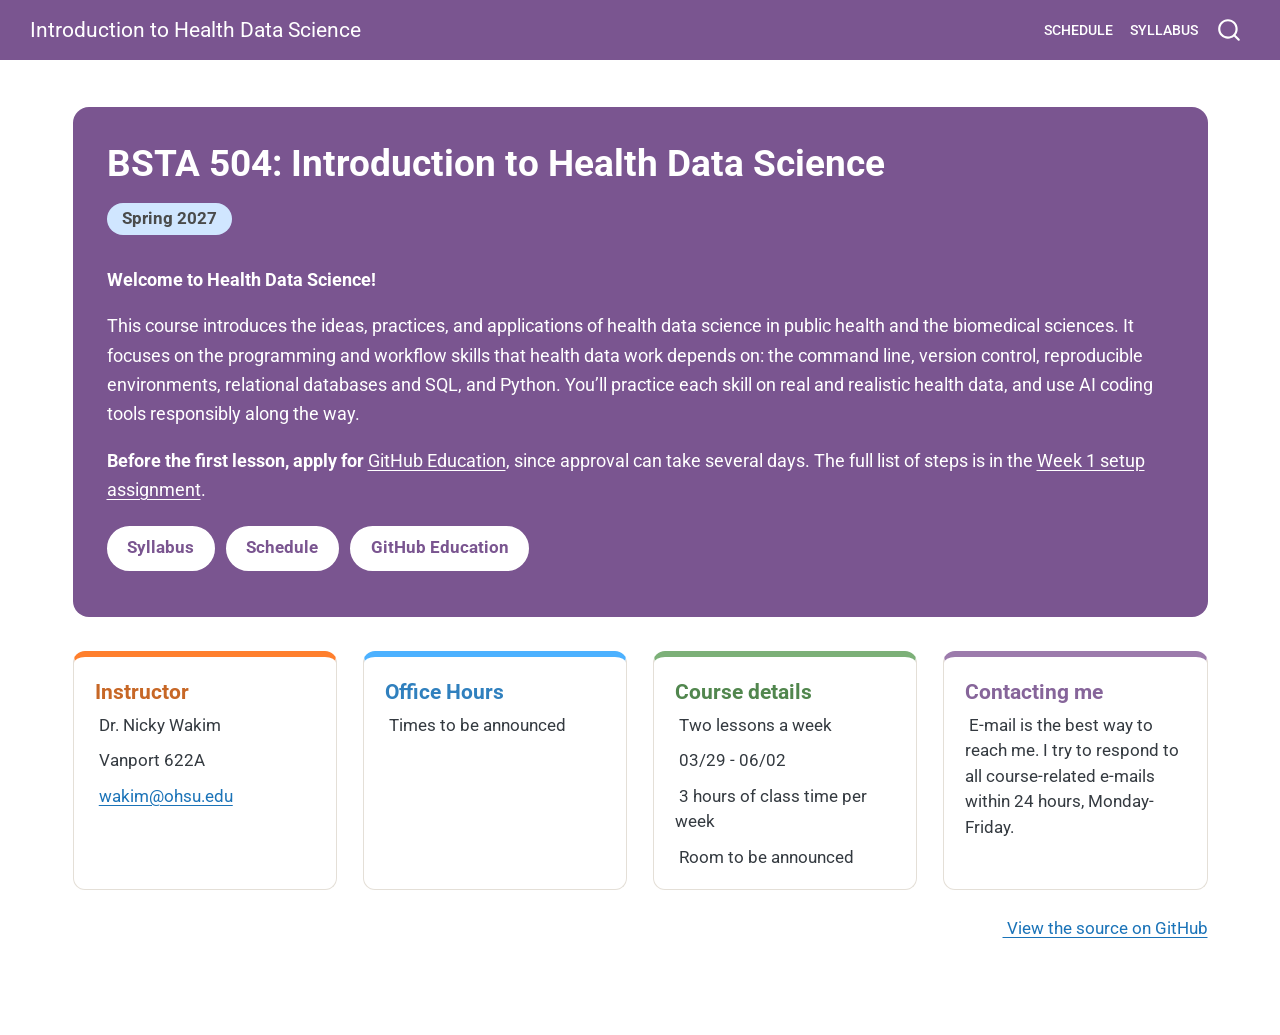
<file: docs/index.html>
<!DOCTYPE html>
<html xmlns="http://www.w3.org/1999/xhtml" lang="en" xml:lang="en"><head>

<meta charset="utf-8">
<meta name="generator" content="quarto-1.6.42">

<meta name="viewport" content="width=device-width, initial-scale=1.0, user-scalable=yes">


<title>Introduction to Health Data Science</title>
<style>
code{white-space: pre-wrap;}
span.smallcaps{font-variant: small-caps;}
div.columns{display: flex; gap: min(4vw, 1.5em);}
div.column{flex: auto; overflow-x: auto;}
div.hanging-indent{margin-left: 1.5em; text-indent: -1.5em;}
ul.task-list{list-style: none;}
ul.task-list li input[type="checkbox"] {
  width: 0.8em;
  margin: 0 0.8em 0.2em -1em; /* quarto-specific, see https://github.com/quarto-dev/quarto-cli/issues/4556 */ 
  vertical-align: middle;
}
</style>


<script src="site_libs/quarto-nav/quarto-nav.js"></script>
<script src="site_libs/quarto-nav/headroom.min.js"></script>
<script src="site_libs/clipboard/clipboard.min.js"></script>
<script src="site_libs/quarto-search/autocomplete.umd.js"></script>
<script src="site_libs/quarto-search/fuse.min.js"></script>
<script src="site_libs/quarto-search/quarto-search.js"></script>
<meta name="quarto:offset" content="./">
<script src="site_libs/quarto-html/quarto.js"></script>
<script src="site_libs/quarto-html/popper.min.js"></script>
<script src="site_libs/quarto-html/tippy.umd.min.js"></script>
<script src="site_libs/quarto-html/anchor.min.js"></script>
<link href="site_libs/quarto-html/tippy.css" rel="stylesheet">
<link href="site_libs/quarto-html/quarto-syntax-highlighting-2f5df379a58b258e96c21c0638c20c03.css" rel="stylesheet" id="quarto-text-highlighting-styles">
<script src="site_libs/bootstrap/bootstrap.min.js"></script>
<link href="site_libs/bootstrap/bootstrap-icons.css" rel="stylesheet">
<link href="site_libs/bootstrap/bootstrap-da2555a72c0df8905075fd888268fd6b.min.css" rel="stylesheet" append-hash="true" id="quarto-bootstrap" data-mode="light">
<script src="site_libs/quarto-contrib/iconify-1.0.0-beta.2/iconify-icon.min.js"></script>
<script id="quarto-search-options" type="application/json">{
  "location": "navbar",
  "copy-button": false,
  "collapse-after": 3,
  "panel-placement": "end",
  "type": "overlay",
  "limit": 50,
  "keyboard-shortcut": [
    "f",
    "/",
    "s"
  ],
  "show-item-context": false,
  "language": {
    "search-no-results-text": "No results",
    "search-matching-documents-text": "matching documents",
    "search-copy-link-title": "Copy link to search",
    "search-hide-matches-text": "Hide additional matches",
    "search-more-match-text": "more match in this document",
    "search-more-matches-text": "more matches in this document",
    "search-clear-button-title": "Clear",
    "search-text-placeholder": "",
    "search-detached-cancel-button-title": "Cancel",
    "search-submit-button-title": "Submit",
    "search-label": "Search"
  }
}</script>


</head>

<body class="nav-fixed">

<div id="quarto-search-results"></div>
  <header id="quarto-header" class="headroom fixed-top">
    <nav class="navbar navbar-expand-sm " data-bs-theme="dark">
      <div class="navbar-container container-fluid">
      <div class="navbar-brand-container mx-auto">
    <a class="navbar-brand" href="./index.html">
    <span class="navbar-title">Introduction to Health Data Science</span>
    </a>
  </div>
            <div id="quarto-search" class="" title="Search"></div>
          <button class="navbar-toggler" type="button" data-bs-toggle="collapse" data-bs-target="#navbarCollapse" aria-controls="navbarCollapse" role="menu" aria-expanded="false" aria-label="Toggle navigation" onclick="if (window.quartoToggleHeadroom) { window.quartoToggleHeadroom(); }">
  <span class="navbar-toggler-icon"></span>
</button>
          <div class="collapse navbar-collapse" id="navbarCollapse">
            <ul class="navbar-nav navbar-nav-scroll ms-auto">
  <li class="nav-item">
    <a class="nav-link" href="./schedule.html"> 
<span class="menu-text">Schedule</span></a>
  </li>  
  <li class="nav-item">
    <a class="nav-link" href="./syllabus.html"> 
<span class="menu-text">Syllabus</span></a>
  </li>  
</ul>
          </div> <!-- /navcollapse -->
            <div class="quarto-navbar-tools">
</div>
      </div> <!-- /container-fluid -->
    </nav>
</header>
<!-- content -->
<div id="quarto-content" class="quarto-container page-columns page-rows-contents page-layout-full page-navbar">
<!-- sidebar -->
<!-- margin-sidebar -->
    
<!-- main -->
<main class="content column-page" id="quarto-document-content"><header id="title-block-header" class="quarto-title-block"></header>




<style>
/* ---- BSTA 504 color palette ---- */
:root {
  --amethyst: #9C7BAC;  --amethyst-deep: #7A5590;
  --pumpkin:  #FF7F2D;  --pumpkin-text:  #C2570F;
  --sage:     #7CB078;  --sage-text:     #3F7A3B;
  --cool-sky: #4CB1FF;  --sky-text:      #1A73B8;
  --pale-sky: #D0E6FF;
  --charcoal: #4A4B4B;
}

/* ---- Welcome banner ---- */
.hero {
  background-color: var(--amethyst-deep);
  color: white;
  border-radius: 16px;
  padding: 2rem 2rem 1.5rem 2rem;
  margin-bottom: 1.5rem;
  align-items: center;
}
.hero h1 {
  color: white;
  border-bottom: none;
  margin-top: 0;
  font-size: 2.2rem;
  font-weight: 700;
}
.term-pill {
  display: inline-block;
  background-color: var(--pale-sky);
  color: var(--charcoal);
  font-weight: 700;
  padding: 0.2em 0.9em;
  border-radius: 999px;
  margin-bottom: 0.75rem;
}
.hero-text { font-size: 1.08rem; line-height: 1.6; }
.hero-text strong { color: white; }
.hero-text a { color: white; }

/* Buttons in the banner */
.hero-btn {
  display: inline-block;
  background-color: white;
  color: var(--amethyst-deep) !important;
  font-weight: 700;
  text-decoration: none;
  padding: 0.45em 1.1em;
  border-radius: 999px;
  margin: 0.25rem 0.4rem 0.25rem 0;
  border: 2px solid white;
}
.hero-btn:hover { background-color: transparent; color: white !important; }

/* ---- Info cards ---- */
.cards-band {
  padding: 0.5rem 0;
}
.info-card {
  background-color: white;
  border: 1px solid #E4DFD7;
  border-top: 6px solid var(--card);
  border-radius: 12px;
  padding: 1rem 1.25rem 0.5rem 1.25rem;
  height: 100%;
  box-sizing: border-box;
}
.info-card h3 {
  color: var(--card-text);
  margin-top: 0.25rem;
  font-size: 1.25rem;
  font-weight: 700;
}
.info-card .icon { color: var(--card); }
.info-card p { margin-bottom: 0.6rem; }
.card-pumpkin  { --card: var(--pumpkin);  --card-text: var(--pumpkin-text); }
.card-sky      { --card: var(--cool-sky); --card-text: var(--sky-text); }
.card-sage     { --card: var(--sage);     --card-text: var(--sage-text); }
.card-amethyst { --card: var(--amethyst); --card-text: var(--amethyst-deep); }

.source-link { text-align: right; color: #6C757D; margin-top: 1rem; }
</style>
<section id="bsta-504-introduction-to-health-data-science" class="level1 hero">
<h1>BSTA 504: Introduction to Health Data Science</h1>
<p><span class="term-pill">Spring 2027</span></p>
<div class="hero-text">
<p><strong>Welcome to Health Data Science!</strong></p>
<p>This course introduces the ideas, practices, and applications of health data science in public health and the biomedical sciences. It focuses on the programming and workflow skills that health data work depends on: the command line, version control, reproducible environments, relational databases and SQL, and Python. You’ll practice each skill on real and realistic health data, and use AI coding tools responsibly along the way.</p>
<p><strong>Before the first lesson, apply for <a href="https://education.github.com/students">GitHub Education</a></strong>, since approval can take several days. The full list of steps is in the <a href="./syllabus.html#week-1-setup-assignment">Week 1 setup assignment</a>.</p>
</div>
<p><a href="./syllabus.html" class="hero-btn">Syllabus</a> <a href="./schedule.html" class="hero-btn">Schedule</a> <a href="https://education.github.com/students" class="hero-btn">GitHub Education</a></p>
</section>
<div class="cards-band">
<div class="grid">
<div class="g-col-12 g-col-md-6 g-col-lg-3">
<section id="instructor" class="level3 info-card card-pumpkin">
<h3 class="anchored" data-anchor-id="instructor">Instructor</h3>
<p><span class="icon"><iconify-icon inline="" icon="fluent:person-24-filled" style="font-size: 24px;"></iconify-icon></span> Dr.&nbsp;Nicky Wakim</p>
<p><span class="icon"><iconify-icon inline="" icon="bi:building-fill" style="font-size: 24px;"></iconify-icon></span> Vanport 622A</p>
<p><span class="icon"><iconify-icon inline="" icon="tabler:mail-filled" style="font-size: 24px;"></iconify-icon></span> <a href="mailto:wakim@ohsu.edu">wakim@ohsu.edu</a></p>
</section>
</div>
<div class="g-col-12 g-col-md-6 g-col-lg-3">
<section id="office-hours" class="level3 info-card card-sky">
<h3 class="anchored" data-anchor-id="office-hours">Office Hours</h3>
<p><span class="icon"><iconify-icon inline="" icon="icon-park-solid:time" style="font-size: 24px;"></iconify-icon></span> Times to be announced</p>
</section>
</div>
<div class="g-col-12 g-col-md-6 g-col-lg-3">
<section id="course-details" class="level3 info-card card-sage">
<h3 class="anchored" data-anchor-id="course-details">Course details</h3>
<p><span class="icon"><iconify-icon inline="" icon="fa6-solid:calendar-days" style="font-size: 24px;"></iconify-icon></span> Two lessons a week</p>
<p><span class="icon"><iconify-icon inline="" icon="fa6-solid:calendar" style="font-size: 24px;"></iconify-icon></span> 03/29 - 06/02</p>
<p><span class="icon"><iconify-icon inline="" icon="icon-park-solid:time" style="font-size: 24px;"></iconify-icon></span> 3 hours of class time per week</p>
<p><span class="icon"><iconify-icon inline="" icon="fa6-solid:person-chalkboard" style="font-size: 24px;"></iconify-icon></span> Room to be announced</p>
</section>
</div>
<div class="g-col-12 g-col-md-6 g-col-lg-3">
<section id="contacting-me" class="level3 info-card card-amethyst">
<h3 class="anchored" data-anchor-id="contacting-me">Contacting me</h3>
<p><span class="icon"><iconify-icon inline="" icon="tabler:mail-filled" style="font-size: 24px;"></iconify-icon></span> E-mail is the best way to reach me. I try to respond to all course-related e-mails within 24 hours, Monday-Friday.</p>
</section>
</div>
</div>
</div>
<div class="source-link">
<p><a href="https://github.com/nwakim/BSTA_504_27S"><iconify-icon inline="" icon="icomoon-free:github" style="font-size: 24px;"></iconify-icon> View the source on GitHub</a></p>
</div>



</main> <!-- /main -->
<script id="quarto-html-after-body" type="application/javascript">
window.document.addEventListener("DOMContentLoaded", function (event) {
  const toggleBodyColorMode = (bsSheetEl) => {
    const mode = bsSheetEl.getAttribute("data-mode");
    const bodyEl = window.document.querySelector("body");
    if (mode === "dark") {
      bodyEl.classList.add("quarto-dark");
      bodyEl.classList.remove("quarto-light");
    } else {
      bodyEl.classList.add("quarto-light");
      bodyEl.classList.remove("quarto-dark");
    }
  }
  const toggleBodyColorPrimary = () => {
    const bsSheetEl = window.document.querySelector("link#quarto-bootstrap");
    if (bsSheetEl) {
      toggleBodyColorMode(bsSheetEl);
    }
  }
  toggleBodyColorPrimary();  
  const icon = "";
  const anchorJS = new window.AnchorJS();
  anchorJS.options = {
    placement: 'right',
    icon: icon
  };
  anchorJS.add('.anchored');
  const isCodeAnnotation = (el) => {
    for (const clz of el.classList) {
      if (clz.startsWith('code-annotation-')) {                     
        return true;
      }
    }
    return false;
  }
  const onCopySuccess = function(e) {
    // button target
    const button = e.trigger;
    // don't keep focus
    button.blur();
    // flash "checked"
    button.classList.add('code-copy-button-checked');
    var currentTitle = button.getAttribute("title");
    button.setAttribute("title", "Copied!");
    let tooltip;
    if (window.bootstrap) {
      button.setAttribute("data-bs-toggle", "tooltip");
      button.setAttribute("data-bs-placement", "left");
      button.setAttribute("data-bs-title", "Copied!");
      tooltip = new bootstrap.Tooltip(button, 
        { trigger: "manual", 
          customClass: "code-copy-button-tooltip",
          offset: [0, -8]});
      tooltip.show();    
    }
    setTimeout(function() {
      if (tooltip) {
        tooltip.hide();
        button.removeAttribute("data-bs-title");
        button.removeAttribute("data-bs-toggle");
        button.removeAttribute("data-bs-placement");
      }
      button.setAttribute("title", currentTitle);
      button.classList.remove('code-copy-button-checked');
    }, 1000);
    // clear code selection
    e.clearSelection();
  }
  const getTextToCopy = function(trigger) {
      const codeEl = trigger.previousElementSibling.cloneNode(true);
      for (const childEl of codeEl.children) {
        if (isCodeAnnotation(childEl)) {
          childEl.remove();
        }
      }
      return codeEl.innerText;
  }
  const clipboard = new window.ClipboardJS('.code-copy-button:not([data-in-quarto-modal])', {
    text: getTextToCopy
  });
  clipboard.on('success', onCopySuccess);
  if (window.document.getElementById('quarto-embedded-source-code-modal')) {
    const clipboardModal = new window.ClipboardJS('.code-copy-button[data-in-quarto-modal]', {
      text: getTextToCopy,
      container: window.document.getElementById('quarto-embedded-source-code-modal')
    });
    clipboardModal.on('success', onCopySuccess);
  }
    var localhostRegex = new RegExp(/^(?:http|https):\/\/localhost\:?[0-9]*\//);
    var mailtoRegex = new RegExp(/^mailto:/);
      var filterRegex = new RegExp('/' + window.location.host + '/');
    var isInternal = (href) => {
        return filterRegex.test(href) || localhostRegex.test(href) || mailtoRegex.test(href);
    }
    // Inspect non-navigation links and adorn them if external
 	var links = window.document.querySelectorAll('a[href]:not(.nav-link):not(.navbar-brand):not(.toc-action):not(.sidebar-link):not(.sidebar-item-toggle):not(.pagination-link):not(.no-external):not([aria-hidden]):not(.dropdown-item):not(.quarto-navigation-tool):not(.about-link)');
    for (var i=0; i<links.length; i++) {
      const link = links[i];
      if (!isInternal(link.href)) {
        // undo the damage that might have been done by quarto-nav.js in the case of
        // links that we want to consider external
        if (link.dataset.originalHref !== undefined) {
          link.href = link.dataset.originalHref;
        }
          // target, if specified
          link.setAttribute("target", "_blank");
          if (link.getAttribute("rel") === null) {
            link.setAttribute("rel", "noopener");
          }
      }
    }
  function tippyHover(el, contentFn, onTriggerFn, onUntriggerFn) {
    const config = {
      allowHTML: true,
      maxWidth: 500,
      delay: 100,
      arrow: false,
      appendTo: function(el) {
          return el.parentElement;
      },
      interactive: true,
      interactiveBorder: 10,
      theme: 'quarto',
      placement: 'bottom-start',
    };
    if (contentFn) {
      config.content = contentFn;
    }
    if (onTriggerFn) {
      config.onTrigger = onTriggerFn;
    }
    if (onUntriggerFn) {
      config.onUntrigger = onUntriggerFn;
    }
    window.tippy(el, config); 
  }
  const noterefs = window.document.querySelectorAll('a[role="doc-noteref"]');
  for (var i=0; i<noterefs.length; i++) {
    const ref = noterefs[i];
    tippyHover(ref, function() {
      // use id or data attribute instead here
      let href = ref.getAttribute('data-footnote-href') || ref.getAttribute('href');
      try { href = new URL(href).hash; } catch {}
      const id = href.replace(/^#\/?/, "");
      const note = window.document.getElementById(id);
      if (note) {
        return note.innerHTML;
      } else {
        return "";
      }
    });
  }
  const xrefs = window.document.querySelectorAll('a.quarto-xref');
  const processXRef = (id, note) => {
    // Strip column container classes
    const stripColumnClz = (el) => {
      el.classList.remove("page-full", "page-columns");
      if (el.children) {
        for (const child of el.children) {
          stripColumnClz(child);
        }
      }
    }
    stripColumnClz(note)
    if (id === null || id.startsWith('sec-')) {
      // Special case sections, only their first couple elements
      const container = document.createElement("div");
      if (note.children && note.children.length > 2) {
        container.appendChild(note.children[0].cloneNode(true));
        for (let i = 1; i < note.children.length; i++) {
          const child = note.children[i];
          if (child.tagName === "P" && child.innerText === "") {
            continue;
          } else {
            container.appendChild(child.cloneNode(true));
            break;
          }
        }
        if (window.Quarto?.typesetMath) {
          window.Quarto.typesetMath(container);
        }
        return container.innerHTML
      } else {
        if (window.Quarto?.typesetMath) {
          window.Quarto.typesetMath(note);
        }
        return note.innerHTML;
      }
    } else {
      // Remove any anchor links if they are present
      const anchorLink = note.querySelector('a.anchorjs-link');
      if (anchorLink) {
        anchorLink.remove();
      }
      if (window.Quarto?.typesetMath) {
        window.Quarto.typesetMath(note);
      }
      if (note.classList.contains("callout")) {
        return note.outerHTML;
      } else {
        return note.innerHTML;
      }
    }
  }
  for (var i=0; i<xrefs.length; i++) {
    const xref = xrefs[i];
    tippyHover(xref, undefined, function(instance) {
      instance.disable();
      let url = xref.getAttribute('href');
      let hash = undefined; 
      if (url.startsWith('#')) {
        hash = url;
      } else {
        try { hash = new URL(url).hash; } catch {}
      }
      if (hash) {
        const id = hash.replace(/^#\/?/, "");
        const note = window.document.getElementById(id);
        if (note !== null) {
          try {
            const html = processXRef(id, note.cloneNode(true));
            instance.setContent(html);
          } finally {
            instance.enable();
            instance.show();
          }
        } else {
          // See if we can fetch this
          fetch(url.split('#')[0])
          .then(res => res.text())
          .then(html => {
            const parser = new DOMParser();
            const htmlDoc = parser.parseFromString(html, "text/html");
            const note = htmlDoc.getElementById(id);
            if (note !== null) {
              const html = processXRef(id, note);
              instance.setContent(html);
            } 
          }).finally(() => {
            instance.enable();
            instance.show();
          });
        }
      } else {
        // See if we can fetch a full url (with no hash to target)
        // This is a special case and we should probably do some content thinning / targeting
        fetch(url)
        .then(res => res.text())
        .then(html => {
          const parser = new DOMParser();
          const htmlDoc = parser.parseFromString(html, "text/html");
          const note = htmlDoc.querySelector('main.content');
          if (note !== null) {
            // This should only happen for chapter cross references
            // (since there is no id in the URL)
            // remove the first header
            if (note.children.length > 0 && note.children[0].tagName === "HEADER") {
              note.children[0].remove();
            }
            const html = processXRef(null, note);
            instance.setContent(html);
          } 
        }).finally(() => {
          instance.enable();
          instance.show();
        });
      }
    }, function(instance) {
    });
  }
      let selectedAnnoteEl;
      const selectorForAnnotation = ( cell, annotation) => {
        let cellAttr = 'data-code-cell="' + cell + '"';
        let lineAttr = 'data-code-annotation="' +  annotation + '"';
        const selector = 'span[' + cellAttr + '][' + lineAttr + ']';
        return selector;
      }
      const selectCodeLines = (annoteEl) => {
        const doc = window.document;
        const targetCell = annoteEl.getAttribute("data-target-cell");
        const targetAnnotation = annoteEl.getAttribute("data-target-annotation");
        const annoteSpan = window.document.querySelector(selectorForAnnotation(targetCell, targetAnnotation));
        const lines = annoteSpan.getAttribute("data-code-lines").split(",");
        const lineIds = lines.map((line) => {
          return targetCell + "-" + line;
        })
        let top = null;
        let height = null;
        let parent = null;
        if (lineIds.length > 0) {
            //compute the position of the single el (top and bottom and make a div)
            const el = window.document.getElementById(lineIds[0]);
            top = el.offsetTop;
            height = el.offsetHeight;
            parent = el.parentElement.parentElement;
          if (lineIds.length > 1) {
            const lastEl = window.document.getElementById(lineIds[lineIds.length - 1]);
            const bottom = lastEl.offsetTop + lastEl.offsetHeight;
            height = bottom - top;
          }
          if (top !== null && height !== null && parent !== null) {
            // cook up a div (if necessary) and position it 
            let div = window.document.getElementById("code-annotation-line-highlight");
            if (div === null) {
              div = window.document.createElement("div");
              div.setAttribute("id", "code-annotation-line-highlight");
              div.style.position = 'absolute';
              parent.appendChild(div);
            }
            div.style.top = top - 2 + "px";
            div.style.height = height + 4 + "px";
            div.style.left = 0;
            let gutterDiv = window.document.getElementById("code-annotation-line-highlight-gutter");
            if (gutterDiv === null) {
              gutterDiv = window.document.createElement("div");
              gutterDiv.setAttribute("id", "code-annotation-line-highlight-gutter");
              gutterDiv.style.position = 'absolute';
              const codeCell = window.document.getElementById(targetCell);
              const gutter = codeCell.querySelector('.code-annotation-gutter');
              gutter.appendChild(gutterDiv);
            }
            gutterDiv.style.top = top - 2 + "px";
            gutterDiv.style.height = height + 4 + "px";
          }
          selectedAnnoteEl = annoteEl;
        }
      };
      const unselectCodeLines = () => {
        const elementsIds = ["code-annotation-line-highlight", "code-annotation-line-highlight-gutter"];
        elementsIds.forEach((elId) => {
          const div = window.document.getElementById(elId);
          if (div) {
            div.remove();
          }
        });
        selectedAnnoteEl = undefined;
      };
        // Handle positioning of the toggle
    window.addEventListener(
      "resize",
      throttle(() => {
        elRect = undefined;
        if (selectedAnnoteEl) {
          selectCodeLines(selectedAnnoteEl);
        }
      }, 10)
    );
    function throttle(fn, ms) {
    let throttle = false;
    let timer;
      return (...args) => {
        if(!throttle) { // first call gets through
            fn.apply(this, args);
            throttle = true;
        } else { // all the others get throttled
            if(timer) clearTimeout(timer); // cancel #2
            timer = setTimeout(() => {
              fn.apply(this, args);
              timer = throttle = false;
            }, ms);
        }
      };
    }
      // Attach click handler to the DT
      const annoteDls = window.document.querySelectorAll('dt[data-target-cell]');
      for (const annoteDlNode of annoteDls) {
        annoteDlNode.addEventListener('click', (event) => {
          const clickedEl = event.target;
          if (clickedEl !== selectedAnnoteEl) {
            unselectCodeLines();
            const activeEl = window.document.querySelector('dt[data-target-cell].code-annotation-active');
            if (activeEl) {
              activeEl.classList.remove('code-annotation-active');
            }
            selectCodeLines(clickedEl);
            clickedEl.classList.add('code-annotation-active');
          } else {
            // Unselect the line
            unselectCodeLines();
            clickedEl.classList.remove('code-annotation-active');
          }
        });
      }
  const findCites = (el) => {
    const parentEl = el.parentElement;
    if (parentEl) {
      const cites = parentEl.dataset.cites;
      if (cites) {
        return {
          el,
          cites: cites.split(' ')
        };
      } else {
        return findCites(el.parentElement)
      }
    } else {
      return undefined;
    }
  };
  var bibliorefs = window.document.querySelectorAll('a[role="doc-biblioref"]');
  for (var i=0; i<bibliorefs.length; i++) {
    const ref = bibliorefs[i];
    const citeInfo = findCites(ref);
    if (citeInfo) {
      tippyHover(citeInfo.el, function() {
        var popup = window.document.createElement('div');
        citeInfo.cites.forEach(function(cite) {
          var citeDiv = window.document.createElement('div');
          citeDiv.classList.add('hanging-indent');
          citeDiv.classList.add('csl-entry');
          var biblioDiv = window.document.getElementById('ref-' + cite);
          if (biblioDiv) {
            citeDiv.innerHTML = biblioDiv.innerHTML;
          }
          popup.appendChild(citeDiv);
        });
        return popup.innerHTML;
      });
    }
  }
});
</script>
</div> <!-- /content -->




</body></html>
</file>
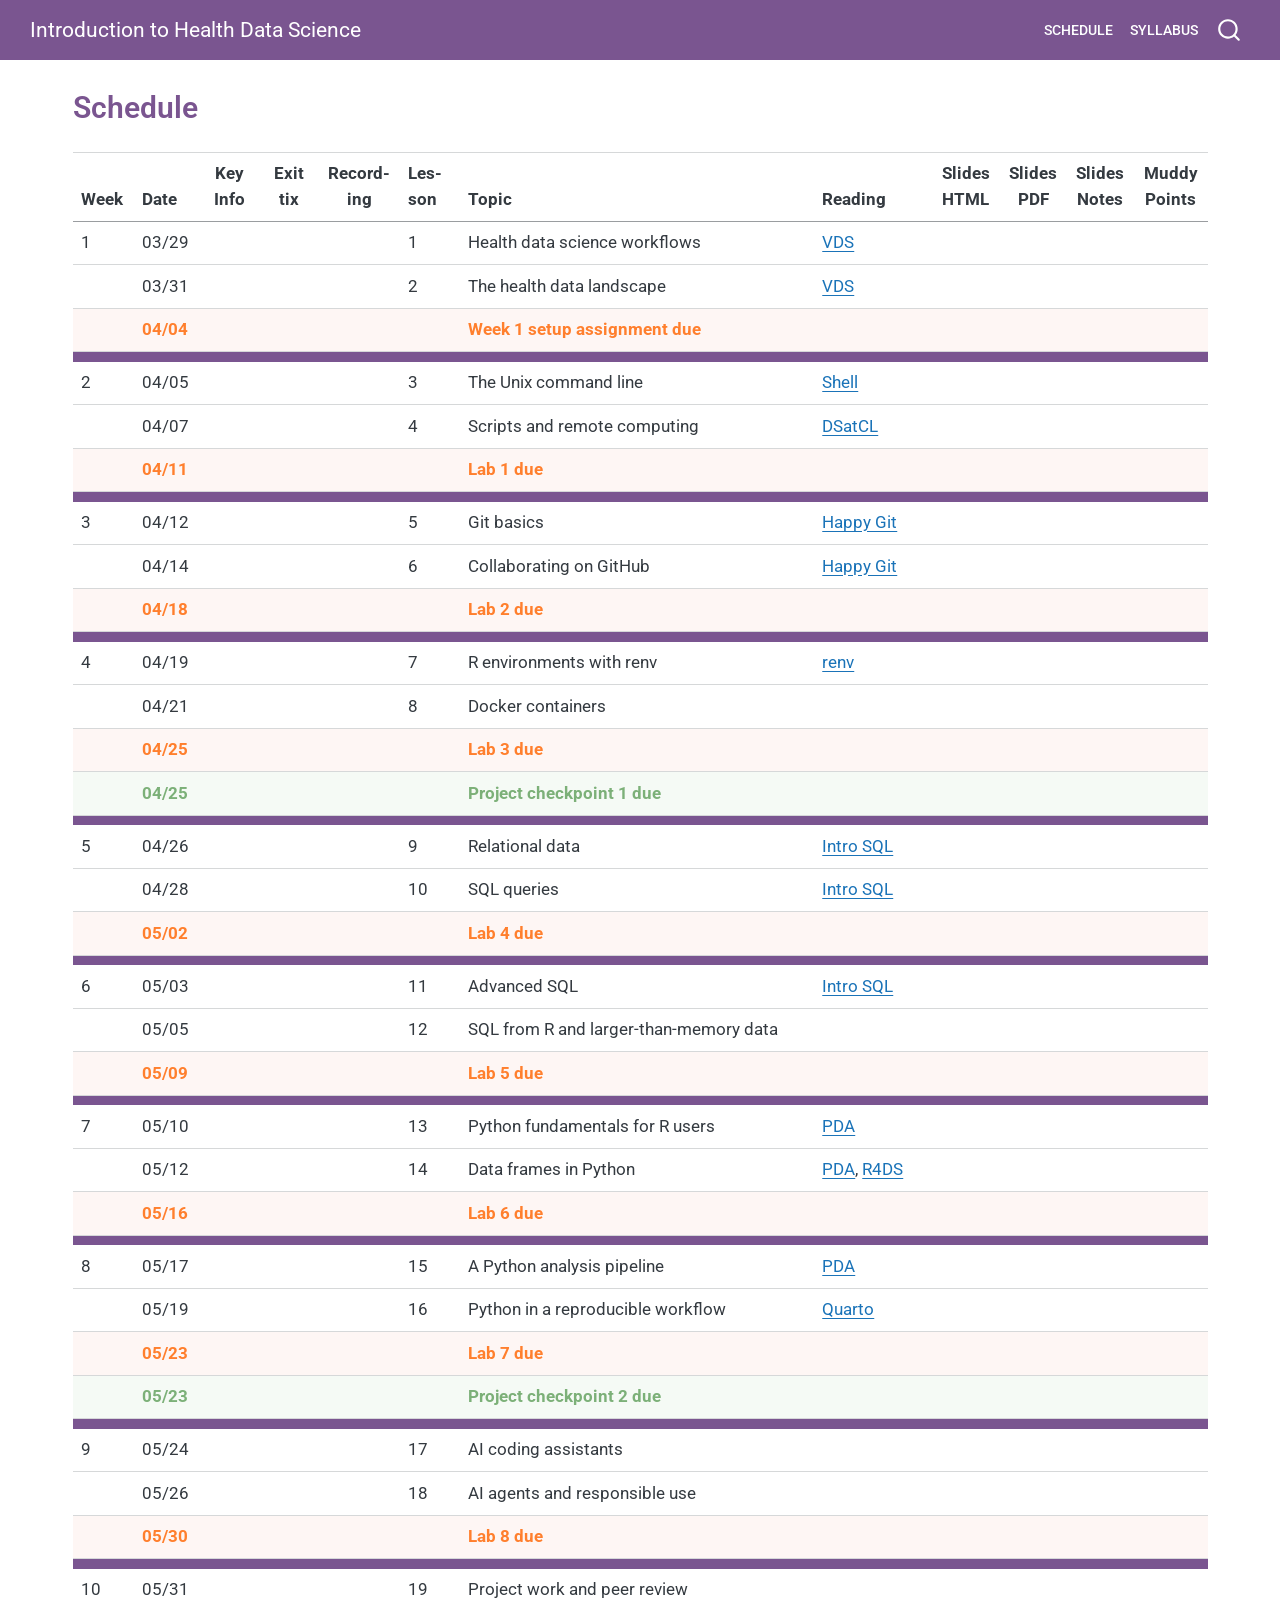
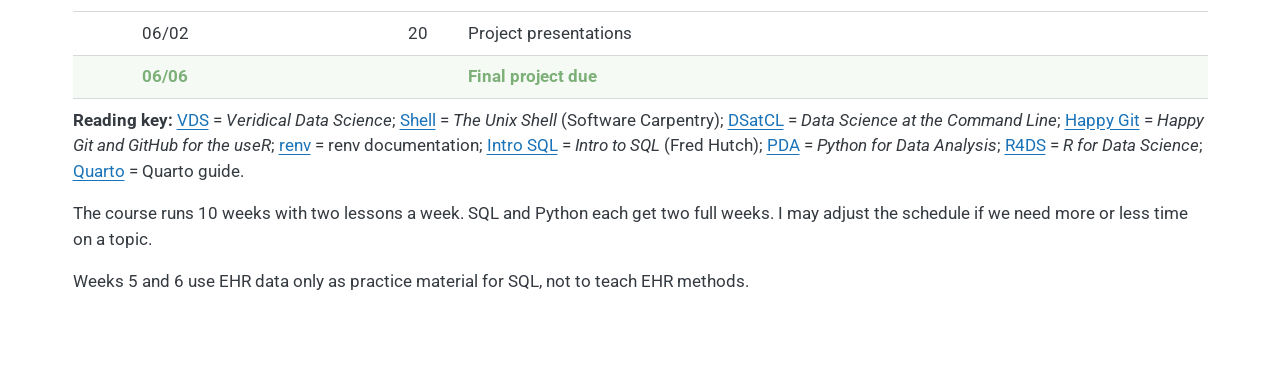
<file: docs/schedule.html>
<!DOCTYPE html>
<html xmlns="http://www.w3.org/1999/xhtml" lang="en" xml:lang="en"><head>

<meta charset="utf-8">
<meta name="generator" content="quarto-1.6.42">

<meta name="viewport" content="width=device-width, initial-scale=1.0, user-scalable=yes">


<title>Schedule – Introduction to Health Data Science</title>
<style>
code{white-space: pre-wrap;}
span.smallcaps{font-variant: small-caps;}
div.columns{display: flex; gap: min(4vw, 1.5em);}
div.column{flex: auto; overflow-x: auto;}
div.hanging-indent{margin-left: 1.5em; text-indent: -1.5em;}
ul.task-list{list-style: none;}
ul.task-list li input[type="checkbox"] {
  width: 0.8em;
  margin: 0 0.8em 0.2em -1em; /* quarto-specific, see https://github.com/quarto-dev/quarto-cli/issues/4556 */ 
  vertical-align: middle;
}
</style>


<script src="site_libs/quarto-nav/quarto-nav.js"></script>
<script src="site_libs/quarto-nav/headroom.min.js"></script>
<script src="site_libs/clipboard/clipboard.min.js"></script>
<script src="site_libs/quarto-search/autocomplete.umd.js"></script>
<script src="site_libs/quarto-search/fuse.min.js"></script>
<script src="site_libs/quarto-search/quarto-search.js"></script>
<meta name="quarto:offset" content="./">
<script src="site_libs/quarto-html/quarto.js"></script>
<script src="site_libs/quarto-html/popper.min.js"></script>
<script src="site_libs/quarto-html/tippy.umd.min.js"></script>
<script src="site_libs/quarto-html/anchor.min.js"></script>
<link href="site_libs/quarto-html/tippy.css" rel="stylesheet">
<link href="site_libs/quarto-html/quarto-syntax-highlighting-65186549de95cd2ff331b98fa30c8ceb.css" rel="stylesheet" id="quarto-text-highlighting-styles">
<script src="site_libs/bootstrap/bootstrap.min.js"></script>
<link href="site_libs/bootstrap/bootstrap-icons.css" rel="stylesheet">
<link href="site_libs/bootstrap/bootstrap-119a4f877cf082e689e437dba459f264.min.css" rel="stylesheet" append-hash="true" id="quarto-bootstrap" data-mode="light">
<script src="site_libs/quarto-contrib/iconify-1.0.0-beta.2/iconify-icon.min.js"></script>
<script id="quarto-search-options" type="application/json">{
  "location": "navbar",
  "copy-button": false,
  "collapse-after": 3,
  "panel-placement": "end",
  "type": "overlay",
  "limit": 50,
  "keyboard-shortcut": [
    "f",
    "/",
    "s"
  ],
  "show-item-context": false,
  "language": {
    "search-no-results-text": "No results",
    "search-matching-documents-text": "matching documents",
    "search-copy-link-title": "Copy link to search",
    "search-hide-matches-text": "Hide additional matches",
    "search-more-match-text": "more match in this document",
    "search-more-matches-text": "more matches in this document",
    "search-clear-button-title": "Clear",
    "search-text-placeholder": "",
    "search-detached-cancel-button-title": "Cancel",
    "search-submit-button-title": "Submit",
    "search-label": "Search"
  }
}</script>


</head>

<body class="nav-fixed">

<div id="quarto-search-results"></div>
  <header id="quarto-header" class="headroom fixed-top">
    <nav class="navbar navbar-expand-sm " data-bs-theme="dark">
      <div class="navbar-container container-fluid">
      <div class="navbar-brand-container mx-auto">
    <a class="navbar-brand" href="./index.html">
    <span class="navbar-title">Introduction to Health Data Science</span>
    </a>
  </div>
            <div id="quarto-search" class="" title="Search"></div>
          <button class="navbar-toggler" type="button" data-bs-toggle="collapse" data-bs-target="#navbarCollapse" aria-controls="navbarCollapse" role="menu" aria-expanded="false" aria-label="Toggle navigation" onclick="if (window.quartoToggleHeadroom) { window.quartoToggleHeadroom(); }">
  <span class="navbar-toggler-icon"></span>
</button>
          <div class="collapse navbar-collapse" id="navbarCollapse">
            <ul class="navbar-nav navbar-nav-scroll ms-auto">
  <li class="nav-item">
    <a class="nav-link active" href="./schedule.html" aria-current="page"> 
<span class="menu-text">Schedule</span></a>
  </li>  
  <li class="nav-item">
    <a class="nav-link" href="./syllabus.html"> 
<span class="menu-text">Syllabus</span></a>
  </li>  
</ul>
          </div> <!-- /navcollapse -->
            <div class="quarto-navbar-tools">
</div>
      </div> <!-- /container-fluid -->
    </nav>
</header>
<!-- content -->
<div id="quarto-content" class="quarto-container page-columns page-rows-contents page-layout-full page-navbar">
<!-- sidebar -->
<!-- margin-sidebar -->
    <div id="quarto-margin-sidebar" class="sidebar margin-sidebar zindex-bottom">
        
    </div>
<!-- main -->
<main class="content column-page" id="quarto-document-content">

<header id="title-block-header" class="quarto-title-block default">
<div class="quarto-title">
<h1 class="title">Schedule</h1>
</div>



<div class="quarto-title-meta column-page">

    
  
    
  </div>
  


</header>


<div class="cell">
<style type="text/css">
.title{
  font-size: 30px;
  color: #7A5590;
  background-color: #fff;
  padding: 0px;
}

.sched table tbody tr:has(.pract-row) td,
.sched table tbody tr:has(.lab-row) td{
  background-color: #FEF6F4 !important;
  color: #FF7F2D;
}

.sched table tbody tr:has(.quiz-row) td{
  background-color: #F2F8FC !important;
  color: #4CB1FF;
}

.sched table tbody tr:has(.proj-row) td{
  background-color: #F5FAF5 !important;
  color: #7CB078;
}

/* Links in due rows match the row color */
.sched table tbody tr:has(.pract-row) a,
.sched table tbody tr:has(.proj-row) a { color: inherit; text-decoration: none; }

.sched table tbody tr:has(.week-row) td{
  background-color: #7A5590 !important;
  color: #fff;
  font-size: 0px;     /* Collapses the text height */
  height: 5px;
}

/* ---- Scroll sideways on small screens instead of widening the page ---- */
.sched { overflow-x: auto; }

/* ---- Blank separator rows: any row whose cells are all empty turns blue ---- */
.sched table tbody tr:not(:has(td:not(:empty))) td {
  background-color: #7A5590 !important;
  box-shadow: none !important;   /* stops Bootstrap's striping from covering it */
  padding: 0 !important;
  height: 10px;
  line-height: 0;
  border: none;
}

.sched table th:nth-of-type(1) {
  width: 5% !important;
}
.sched table th:nth-of-type(2) {
  width: 5% !important;
}
.sched table th:nth-of-type(3) {
  width: 5% !important;
}
.sched table th:nth-of-type(4) {
  width: 5% !important;
}
.sched table th:nth-of-type(5) {
  width: 5% !important;
}
.sched table th:nth-of-type(6) {
  width: 5% !important;
}
.sched table th:nth-of-type(7) {
  width: 30% !important;
}
.sched table th:nth-of-type(8) {
  width: 10% !important;
}
.sched table th:nth-of-type(9) {
  width: 5% !important;
}
.sched table th:nth-of-type(10) {
  width: 5% !important;
}
.sched table th:nth-of-type(11) {
  width: 5% !important;
}
.sched table th:nth-of-type(12) {
  width: 5% !important;
}
</style>
</div>
<div class="sched">
<table class="caption-top table">
<thead>
<tr class="header">
<th style="text-align: left;">Week</th>
<th style="text-align: left;">Date</th>
<th style="text-align: center;">Key Info</th>
<th style="text-align: center;">Exit tix</th>
<th style="text-align: center;">Record-ing</th>
<th style="text-align: left;">Les-son</th>
<th style="text-align: left;">Topic</th>
<th>Reading</th>
<th style="text-align: center;">Slides HTML</th>
<th style="text-align: center;">Slides PDF</th>
<th style="text-align: center;">Slides Notes</th>
<th style="text-align: center;">Muddy Points</th>
</tr>
</thead>
<tbody>
<tr class="odd">
<td style="text-align: left;">1</td>
<td style="text-align: left;">03/29</td>
<td style="text-align: center;"><span style="color:#f8f5f0;"><iconify-icon inline="" icon="akar-icons:info-fill" style="font-size: 30px;"></iconify-icon></span></td>
<td style="text-align: center;"><span style="color:#f8f5f0;"><iconify-icon inline="" icon="healthicons:health-worker-form" style="font-size: 32px;"></iconify-icon></span></td>
<td style="text-align: center;"><span style="color:#f8f5f0;"><iconify-icon inline="" icon="mdi:video" style="font-size: 34px;"></iconify-icon></span></td>
<td style="text-align: left;">1</td>
<td style="text-align: left;">Health data science workflows</td>
<td><a href="https://vdsbook.com/">VDS</a></td>
<td style="text-align: center;"><span style="color:#f8f5f0;"><iconify-icon inline="" icon="ri:slideshow-fill" style="font-size: 30px;"></iconify-icon></span></td>
<td style="text-align: center;"><span style="color:#f8f5f0;"><iconify-icon inline="" icon="bi:file-earmark-pdf-fill" style="font-size: 28px;"></iconify-icon></span></td>
<td style="text-align: center;"><span style="color:#f8f5f0;"><iconify-icon inline="" icon="pepicons-pop:pen-circle-filled" style="font-size: 29px;"></iconify-icon></span></td>
<td style="text-align: center;"><span style="color:#f8f5f0;"><iconify-icon inline="" icon="pajamas:question" style="font-size: 30px;"></iconify-icon></span></td>
</tr>
<tr class="even">
<td style="text-align: left;"></td>
<td style="text-align: left;">03/31</td>
<td style="text-align: center;"><span style="color:#f8f5f0;"><iconify-icon inline="" icon="akar-icons:info-fill" style="font-size: 30px;"></iconify-icon></span></td>
<td style="text-align: center;"><span style="color:#f8f5f0;"><iconify-icon inline="" icon="healthicons:health-worker-form" style="font-size: 32px;"></iconify-icon></span></td>
<td style="text-align: center;"><span style="color:#f8f5f0;"><iconify-icon inline="" icon="mdi:video" style="font-size: 34px;"></iconify-icon></span></td>
<td style="text-align: left;">2</td>
<td style="text-align: left;">The health data landscape</td>
<td><a href="https://vdsbook.com/">VDS</a></td>
<td style="text-align: center;"><span style="color:#f8f5f0;"><iconify-icon inline="" icon="ri:slideshow-fill" style="font-size: 30px;"></iconify-icon></span></td>
<td style="text-align: center;"><span style="color:#f8f5f0;"><iconify-icon inline="" icon="bi:file-earmark-pdf-fill" style="font-size: 28px;"></iconify-icon></span></td>
<td style="text-align: center;"><span style="color:#f8f5f0;"><iconify-icon inline="" icon="pepicons-pop:pen-circle-filled" style="font-size: 29px;"></iconify-icon></span></td>
<td style="text-align: center;"><span style="color:#f8f5f0;"><iconify-icon inline="" icon="pajamas:question" style="font-size: 30px;"></iconify-icon></span></td>
</tr>
<tr class="odd">
<td style="text-align: left;"></td>
<td style="text-align: left;"><strong>04/04</strong></td>
<td style="text-align: center;"></td>
<td style="text-align: center;"></td>
<td style="text-align: center;"></td>
<td style="text-align: left;"></td>
<td style="text-align: left;"><span class="pract-row"><a href="./syllabus.html#week-1-setup-assignment"><strong>Week 1 setup assignment due</strong></a></span></td>
<td></td>
<td style="text-align: center;"></td>
<td style="text-align: center;"></td>
<td style="text-align: center;"></td>
<td style="text-align: center;"></td>
</tr>
<tr class="even">
<td style="text-align: left;"></td>
<td style="text-align: left;"></td>
<td style="text-align: center;"></td>
<td style="text-align: center;"></td>
<td style="text-align: center;"></td>
<td style="text-align: left;"></td>
<td style="text-align: left;"></td>
<td></td>
<td style="text-align: center;"></td>
<td style="text-align: center;"></td>
<td style="text-align: center;"></td>
<td style="text-align: center;"></td>
</tr>
<tr class="odd">
<td style="text-align: left;">2</td>
<td style="text-align: left;">04/05</td>
<td style="text-align: center;"><span style="color:#f8f5f0;"><iconify-icon inline="" icon="akar-icons:info-fill" style="font-size: 30px;"></iconify-icon></span></td>
<td style="text-align: center;"><span style="color:#f8f5f0;"><iconify-icon inline="" icon="healthicons:health-worker-form" style="font-size: 32px;"></iconify-icon></span></td>
<td style="text-align: center;"><span style="color:#f8f5f0;"><iconify-icon inline="" icon="mdi:video" style="font-size: 34px;"></iconify-icon></span></td>
<td style="text-align: left;">3</td>
<td style="text-align: left;">The Unix command line</td>
<td><a href="https://swcarpentry.github.io/shell-novice/">Shell</a></td>
<td style="text-align: center;"><span style="color:#f8f5f0;"><iconify-icon inline="" icon="ri:slideshow-fill" style="font-size: 30px;"></iconify-icon></span></td>
<td style="text-align: center;"><span style="color:#f8f5f0;"><iconify-icon inline="" icon="bi:file-earmark-pdf-fill" style="font-size: 28px;"></iconify-icon></span></td>
<td style="text-align: center;"><span style="color:#f8f5f0;"><iconify-icon inline="" icon="pepicons-pop:pen-circle-filled" style="font-size: 29px;"></iconify-icon></span></td>
<td style="text-align: center;"><span style="color:#f8f5f0;"><iconify-icon inline="" icon="pajamas:question" style="font-size: 30px;"></iconify-icon></span></td>
</tr>
<tr class="even">
<td style="text-align: left;"></td>
<td style="text-align: left;">04/07</td>
<td style="text-align: center;"><span style="color:#f8f5f0;"><iconify-icon inline="" icon="akar-icons:info-fill" style="font-size: 30px;"></iconify-icon></span></td>
<td style="text-align: center;"><span style="color:#f8f5f0;"><iconify-icon inline="" icon="healthicons:health-worker-form" style="font-size: 32px;"></iconify-icon></span></td>
<td style="text-align: center;"><span style="color:#f8f5f0;"><iconify-icon inline="" icon="mdi:video" style="font-size: 34px;"></iconify-icon></span></td>
<td style="text-align: left;">4</td>
<td style="text-align: left;">Scripts and remote computing</td>
<td><a href="https://jeroenjanssens.com/dsatcl/">DSatCL</a></td>
<td style="text-align: center;"><span style="color:#f8f5f0;"><iconify-icon inline="" icon="ri:slideshow-fill" style="font-size: 30px;"></iconify-icon></span></td>
<td style="text-align: center;"><span style="color:#f8f5f0;"><iconify-icon inline="" icon="bi:file-earmark-pdf-fill" style="font-size: 28px;"></iconify-icon></span></td>
<td style="text-align: center;"><span style="color:#f8f5f0;"><iconify-icon inline="" icon="pepicons-pop:pen-circle-filled" style="font-size: 29px;"></iconify-icon></span></td>
<td style="text-align: center;"><span style="color:#f8f5f0;"><iconify-icon inline="" icon="pajamas:question" style="font-size: 30px;"></iconify-icon></span></td>
</tr>
<tr class="odd">
<td style="text-align: left;"></td>
<td style="text-align: left;"><strong>04/11</strong></td>
<td style="text-align: center;"></td>
<td style="text-align: center;"></td>
<td style="text-align: center;"></td>
<td style="text-align: left;"></td>
<td style="text-align: left;"><span class="pract-row"><strong>Lab 1 due</strong></span></td>
<td></td>
<td style="text-align: center;"></td>
<td style="text-align: center;"></td>
<td style="text-align: center;"></td>
<td style="text-align: center;"></td>
</tr>
<tr class="even">
<td style="text-align: left;"></td>
<td style="text-align: left;"></td>
<td style="text-align: center;"></td>
<td style="text-align: center;"></td>
<td style="text-align: center;"></td>
<td style="text-align: left;"></td>
<td style="text-align: left;"></td>
<td></td>
<td style="text-align: center;"></td>
<td style="text-align: center;"></td>
<td style="text-align: center;"></td>
<td style="text-align: center;"></td>
</tr>
<tr class="odd">
<td style="text-align: left;">3</td>
<td style="text-align: left;">04/12</td>
<td style="text-align: center;"><span style="color:#f8f5f0;"><iconify-icon inline="" icon="akar-icons:info-fill" style="font-size: 30px;"></iconify-icon></span></td>
<td style="text-align: center;"><span style="color:#f8f5f0;"><iconify-icon inline="" icon="healthicons:health-worker-form" style="font-size: 32px;"></iconify-icon></span></td>
<td style="text-align: center;"><span style="color:#f8f5f0;"><iconify-icon inline="" icon="mdi:video" style="font-size: 34px;"></iconify-icon></span></td>
<td style="text-align: left;">5</td>
<td style="text-align: left;">Git basics</td>
<td><a href="https://happygitwithr.com/">Happy Git</a></td>
<td style="text-align: center;"><span style="color:#f8f5f0;"><iconify-icon inline="" icon="ri:slideshow-fill" style="font-size: 30px;"></iconify-icon></span></td>
<td style="text-align: center;"><span style="color:#f8f5f0;"><iconify-icon inline="" icon="bi:file-earmark-pdf-fill" style="font-size: 28px;"></iconify-icon></span></td>
<td style="text-align: center;"><span style="color:#f8f5f0;"><iconify-icon inline="" icon="pepicons-pop:pen-circle-filled" style="font-size: 29px;"></iconify-icon></span></td>
<td style="text-align: center;"><span style="color:#f8f5f0;"><iconify-icon inline="" icon="pajamas:question" style="font-size: 30px;"></iconify-icon></span></td>
</tr>
<tr class="even">
<td style="text-align: left;"></td>
<td style="text-align: left;">04/14</td>
<td style="text-align: center;"><span style="color:#f8f5f0;"><iconify-icon inline="" icon="akar-icons:info-fill" style="font-size: 30px;"></iconify-icon></span></td>
<td style="text-align: center;"><span style="color:#f8f5f0;"><iconify-icon inline="" icon="healthicons:health-worker-form" style="font-size: 32px;"></iconify-icon></span></td>
<td style="text-align: center;"><span style="color:#f8f5f0;"><iconify-icon inline="" icon="mdi:video" style="font-size: 34px;"></iconify-icon></span></td>
<td style="text-align: left;">6</td>
<td style="text-align: left;">Collaborating on GitHub</td>
<td><a href="https://happygitwithr.com/">Happy Git</a></td>
<td style="text-align: center;"><span style="color:#f8f5f0;"><iconify-icon inline="" icon="ri:slideshow-fill" style="font-size: 30px;"></iconify-icon></span></td>
<td style="text-align: center;"><span style="color:#f8f5f0;"><iconify-icon inline="" icon="bi:file-earmark-pdf-fill" style="font-size: 28px;"></iconify-icon></span></td>
<td style="text-align: center;"><span style="color:#f8f5f0;"><iconify-icon inline="" icon="pepicons-pop:pen-circle-filled" style="font-size: 29px;"></iconify-icon></span></td>
<td style="text-align: center;"><span style="color:#f8f5f0;"><iconify-icon inline="" icon="pajamas:question" style="font-size: 30px;"></iconify-icon></span></td>
</tr>
<tr class="odd">
<td style="text-align: left;"></td>
<td style="text-align: left;"><strong>04/18</strong></td>
<td style="text-align: center;"></td>
<td style="text-align: center;"></td>
<td style="text-align: center;"></td>
<td style="text-align: left;"></td>
<td style="text-align: left;"><span class="pract-row"><strong>Lab 2 due</strong></span></td>
<td></td>
<td style="text-align: center;"></td>
<td style="text-align: center;"></td>
<td style="text-align: center;"></td>
<td style="text-align: center;"></td>
</tr>
<tr class="even">
<td style="text-align: left;"></td>
<td style="text-align: left;"></td>
<td style="text-align: center;"></td>
<td style="text-align: center;"></td>
<td style="text-align: center;"></td>
<td style="text-align: left;"></td>
<td style="text-align: left;"></td>
<td></td>
<td style="text-align: center;"></td>
<td style="text-align: center;"></td>
<td style="text-align: center;"></td>
<td style="text-align: center;"></td>
</tr>
<tr class="odd">
<td style="text-align: left;">4</td>
<td style="text-align: left;">04/19</td>
<td style="text-align: center;"><span style="color:#f8f5f0;"><iconify-icon inline="" icon="akar-icons:info-fill" style="font-size: 30px;"></iconify-icon></span></td>
<td style="text-align: center;"><span style="color:#f8f5f0;"><iconify-icon inline="" icon="healthicons:health-worker-form" style="font-size: 32px;"></iconify-icon></span></td>
<td style="text-align: center;"><span style="color:#f8f5f0;"><iconify-icon inline="" icon="mdi:video" style="font-size: 34px;"></iconify-icon></span></td>
<td style="text-align: left;">7</td>
<td style="text-align: left;">R environments with renv</td>
<td><a href="https://rstudio.github.io/renv/">renv</a></td>
<td style="text-align: center;"><span style="color:#f8f5f0;"><iconify-icon inline="" icon="ri:slideshow-fill" style="font-size: 30px;"></iconify-icon></span></td>
<td style="text-align: center;"><span style="color:#f8f5f0;"><iconify-icon inline="" icon="bi:file-earmark-pdf-fill" style="font-size: 28px;"></iconify-icon></span></td>
<td style="text-align: center;"><span style="color:#f8f5f0;"><iconify-icon inline="" icon="pepicons-pop:pen-circle-filled" style="font-size: 29px;"></iconify-icon></span></td>
<td style="text-align: center;"><span style="color:#f8f5f0;"><iconify-icon inline="" icon="pajamas:question" style="font-size: 30px;"></iconify-icon></span></td>
</tr>
<tr class="even">
<td style="text-align: left;"></td>
<td style="text-align: left;">04/21</td>
<td style="text-align: center;"><span style="color:#f8f5f0;"><iconify-icon inline="" icon="akar-icons:info-fill" style="font-size: 30px;"></iconify-icon></span></td>
<td style="text-align: center;"><span style="color:#f8f5f0;"><iconify-icon inline="" icon="healthicons:health-worker-form" style="font-size: 32px;"></iconify-icon></span></td>
<td style="text-align: center;"><span style="color:#f8f5f0;"><iconify-icon inline="" icon="mdi:video" style="font-size: 34px;"></iconify-icon></span></td>
<td style="text-align: left;">8</td>
<td style="text-align: left;">Docker containers</td>
<td></td>
<td style="text-align: center;"><span style="color:#f8f5f0;"><iconify-icon inline="" icon="ri:slideshow-fill" style="font-size: 30px;"></iconify-icon></span></td>
<td style="text-align: center;"><span style="color:#f8f5f0;"><iconify-icon inline="" icon="bi:file-earmark-pdf-fill" style="font-size: 28px;"></iconify-icon></span></td>
<td style="text-align: center;"><span style="color:#f8f5f0;"><iconify-icon inline="" icon="pepicons-pop:pen-circle-filled" style="font-size: 29px;"></iconify-icon></span></td>
<td style="text-align: center;"><span style="color:#f8f5f0;"><iconify-icon inline="" icon="pajamas:question" style="font-size: 30px;"></iconify-icon></span></td>
</tr>
<tr class="odd">
<td style="text-align: left;"></td>
<td style="text-align: left;"><strong>04/25</strong></td>
<td style="text-align: center;"></td>
<td style="text-align: center;"></td>
<td style="text-align: center;"></td>
<td style="text-align: left;"></td>
<td style="text-align: left;"><span class="pract-row"><strong>Lab 3 due</strong></span></td>
<td></td>
<td style="text-align: center;"></td>
<td style="text-align: center;"></td>
<td style="text-align: center;"></td>
<td style="text-align: center;"></td>
</tr>
<tr class="even">
<td style="text-align: left;"></td>
<td style="text-align: left;"><strong>04/25</strong></td>
<td style="text-align: center;"></td>
<td style="text-align: center;"></td>
<td style="text-align: center;"></td>
<td style="text-align: left;"></td>
<td style="text-align: left;"><span class="proj-row"><strong>Project checkpoint 1 due</strong></span></td>
<td></td>
<td style="text-align: center;"></td>
<td style="text-align: center;"></td>
<td style="text-align: center;"></td>
<td style="text-align: center;"></td>
</tr>
<tr class="odd">
<td style="text-align: left;"></td>
<td style="text-align: left;"></td>
<td style="text-align: center;"></td>
<td style="text-align: center;"></td>
<td style="text-align: center;"></td>
<td style="text-align: left;"></td>
<td style="text-align: left;"></td>
<td></td>
<td style="text-align: center;"></td>
<td style="text-align: center;"></td>
<td style="text-align: center;"></td>
<td style="text-align: center;"></td>
</tr>
<tr class="even">
<td style="text-align: left;">5</td>
<td style="text-align: left;">04/26</td>
<td style="text-align: center;"><span style="color:#f8f5f0;"><iconify-icon inline="" icon="akar-icons:info-fill" style="font-size: 30px;"></iconify-icon></span></td>
<td style="text-align: center;"><span style="color:#f8f5f0;"><iconify-icon inline="" icon="healthicons:health-worker-form" style="font-size: 32px;"></iconify-icon></span></td>
<td style="text-align: center;"><span style="color:#f8f5f0;"><iconify-icon inline="" icon="mdi:video" style="font-size: 34px;"></iconify-icon></span></td>
<td style="text-align: left;">9</td>
<td style="text-align: left;">Relational data</td>
<td><a href="https://intro-sql-fh.netlify.app/">Intro SQL</a></td>
<td style="text-align: center;"><span style="color:#f8f5f0;"><iconify-icon inline="" icon="ri:slideshow-fill" style="font-size: 30px;"></iconify-icon></span></td>
<td style="text-align: center;"><span style="color:#f8f5f0;"><iconify-icon inline="" icon="bi:file-earmark-pdf-fill" style="font-size: 28px;"></iconify-icon></span></td>
<td style="text-align: center;"><span style="color:#f8f5f0;"><iconify-icon inline="" icon="pepicons-pop:pen-circle-filled" style="font-size: 29px;"></iconify-icon></span></td>
<td style="text-align: center;"><span style="color:#f8f5f0;"><iconify-icon inline="" icon="pajamas:question" style="font-size: 30px;"></iconify-icon></span></td>
</tr>
<tr class="odd">
<td style="text-align: left;"></td>
<td style="text-align: left;">04/28</td>
<td style="text-align: center;"><span style="color:#f8f5f0;"><iconify-icon inline="" icon="akar-icons:info-fill" style="font-size: 30px;"></iconify-icon></span></td>
<td style="text-align: center;"><span style="color:#f8f5f0;"><iconify-icon inline="" icon="healthicons:health-worker-form" style="font-size: 32px;"></iconify-icon></span></td>
<td style="text-align: center;"><span style="color:#f8f5f0;"><iconify-icon inline="" icon="mdi:video" style="font-size: 34px;"></iconify-icon></span></td>
<td style="text-align: left;">10</td>
<td style="text-align: left;">SQL queries</td>
<td><a href="https://intro-sql-fh.netlify.app/">Intro SQL</a></td>
<td style="text-align: center;"><span style="color:#f8f5f0;"><iconify-icon inline="" icon="ri:slideshow-fill" style="font-size: 30px;"></iconify-icon></span></td>
<td style="text-align: center;"><span style="color:#f8f5f0;"><iconify-icon inline="" icon="bi:file-earmark-pdf-fill" style="font-size: 28px;"></iconify-icon></span></td>
<td style="text-align: center;"><span style="color:#f8f5f0;"><iconify-icon inline="" icon="pepicons-pop:pen-circle-filled" style="font-size: 29px;"></iconify-icon></span></td>
<td style="text-align: center;"><span style="color:#f8f5f0;"><iconify-icon inline="" icon="pajamas:question" style="font-size: 30px;"></iconify-icon></span></td>
</tr>
<tr class="even">
<td style="text-align: left;"></td>
<td style="text-align: left;"><strong>05/02</strong></td>
<td style="text-align: center;"></td>
<td style="text-align: center;"></td>
<td style="text-align: center;"></td>
<td style="text-align: left;"></td>
<td style="text-align: left;"><span class="pract-row"><strong>Lab 4 due</strong></span></td>
<td></td>
<td style="text-align: center;"></td>
<td style="text-align: center;"></td>
<td style="text-align: center;"></td>
<td style="text-align: center;"></td>
</tr>
<tr class="odd">
<td style="text-align: left;"></td>
<td style="text-align: left;"></td>
<td style="text-align: center;"></td>
<td style="text-align: center;"></td>
<td style="text-align: center;"></td>
<td style="text-align: left;"></td>
<td style="text-align: left;"></td>
<td></td>
<td style="text-align: center;"></td>
<td style="text-align: center;"></td>
<td style="text-align: center;"></td>
<td style="text-align: center;"></td>
</tr>
<tr class="even">
<td style="text-align: left;">6</td>
<td style="text-align: left;">05/03</td>
<td style="text-align: center;"><span style="color:#f8f5f0;"><iconify-icon inline="" icon="akar-icons:info-fill" style="font-size: 30px;"></iconify-icon></span></td>
<td style="text-align: center;"><span style="color:#f8f5f0;"><iconify-icon inline="" icon="healthicons:health-worker-form" style="font-size: 32px;"></iconify-icon></span></td>
<td style="text-align: center;"><span style="color:#f8f5f0;"><iconify-icon inline="" icon="mdi:video" style="font-size: 34px;"></iconify-icon></span></td>
<td style="text-align: left;">11</td>
<td style="text-align: left;">Advanced SQL</td>
<td><a href="https://intro-sql-fh.netlify.app/">Intro SQL</a></td>
<td style="text-align: center;"><span style="color:#f8f5f0;"><iconify-icon inline="" icon="ri:slideshow-fill" style="font-size: 30px;"></iconify-icon></span></td>
<td style="text-align: center;"><span style="color:#f8f5f0;"><iconify-icon inline="" icon="bi:file-earmark-pdf-fill" style="font-size: 28px;"></iconify-icon></span></td>
<td style="text-align: center;"><span style="color:#f8f5f0;"><iconify-icon inline="" icon="pepicons-pop:pen-circle-filled" style="font-size: 29px;"></iconify-icon></span></td>
<td style="text-align: center;"><span style="color:#f8f5f0;"><iconify-icon inline="" icon="pajamas:question" style="font-size: 30px;"></iconify-icon></span></td>
</tr>
<tr class="odd">
<td style="text-align: left;"></td>
<td style="text-align: left;">05/05</td>
<td style="text-align: center;"><span style="color:#f8f5f0;"><iconify-icon inline="" icon="akar-icons:info-fill" style="font-size: 30px;"></iconify-icon></span></td>
<td style="text-align: center;"><span style="color:#f8f5f0;"><iconify-icon inline="" icon="healthicons:health-worker-form" style="font-size: 32px;"></iconify-icon></span></td>
<td style="text-align: center;"><span style="color:#f8f5f0;"><iconify-icon inline="" icon="mdi:video" style="font-size: 34px;"></iconify-icon></span></td>
<td style="text-align: left;">12</td>
<td style="text-align: left;">SQL from R and larger-than-memory data</td>
<td></td>
<td style="text-align: center;"><span style="color:#f8f5f0;"><iconify-icon inline="" icon="ri:slideshow-fill" style="font-size: 30px;"></iconify-icon></span></td>
<td style="text-align: center;"><span style="color:#f8f5f0;"><iconify-icon inline="" icon="bi:file-earmark-pdf-fill" style="font-size: 28px;"></iconify-icon></span></td>
<td style="text-align: center;"><span style="color:#f8f5f0;"><iconify-icon inline="" icon="pepicons-pop:pen-circle-filled" style="font-size: 29px;"></iconify-icon></span></td>
<td style="text-align: center;"><span style="color:#f8f5f0;"><iconify-icon inline="" icon="pajamas:question" style="font-size: 30px;"></iconify-icon></span></td>
</tr>
<tr class="even">
<td style="text-align: left;"></td>
<td style="text-align: left;"><strong>05/09</strong></td>
<td style="text-align: center;"></td>
<td style="text-align: center;"></td>
<td style="text-align: center;"></td>
<td style="text-align: left;"></td>
<td style="text-align: left;"><span class="pract-row"><strong>Lab 5 due</strong></span></td>
<td></td>
<td style="text-align: center;"></td>
<td style="text-align: center;"></td>
<td style="text-align: center;"></td>
<td style="text-align: center;"></td>
</tr>
<tr class="odd">
<td style="text-align: left;"></td>
<td style="text-align: left;"></td>
<td style="text-align: center;"></td>
<td style="text-align: center;"></td>
<td style="text-align: center;"></td>
<td style="text-align: left;"></td>
<td style="text-align: left;"></td>
<td></td>
<td style="text-align: center;"></td>
<td style="text-align: center;"></td>
<td style="text-align: center;"></td>
<td style="text-align: center;"></td>
</tr>
<tr class="even">
<td style="text-align: left;">7</td>
<td style="text-align: left;">05/10</td>
<td style="text-align: center;"><span style="color:#f8f5f0;"><iconify-icon inline="" icon="akar-icons:info-fill" style="font-size: 30px;"></iconify-icon></span></td>
<td style="text-align: center;"><span style="color:#f8f5f0;"><iconify-icon inline="" icon="healthicons:health-worker-form" style="font-size: 32px;"></iconify-icon></span></td>
<td style="text-align: center;"><span style="color:#f8f5f0;"><iconify-icon inline="" icon="mdi:video" style="font-size: 34px;"></iconify-icon></span></td>
<td style="text-align: left;">13</td>
<td style="text-align: left;">Python fundamentals for R users</td>
<td><a href="https://wesmckinney.com/book/">PDA</a></td>
<td style="text-align: center;"><span style="color:#f8f5f0;"><iconify-icon inline="" icon="ri:slideshow-fill" style="font-size: 30px;"></iconify-icon></span></td>
<td style="text-align: center;"><span style="color:#f8f5f0;"><iconify-icon inline="" icon="bi:file-earmark-pdf-fill" style="font-size: 28px;"></iconify-icon></span></td>
<td style="text-align: center;"><span style="color:#f8f5f0;"><iconify-icon inline="" icon="pepicons-pop:pen-circle-filled" style="font-size: 29px;"></iconify-icon></span></td>
<td style="text-align: center;"><span style="color:#f8f5f0;"><iconify-icon inline="" icon="pajamas:question" style="font-size: 30px;"></iconify-icon></span></td>
</tr>
<tr class="odd">
<td style="text-align: left;"></td>
<td style="text-align: left;">05/12</td>
<td style="text-align: center;"><span style="color:#f8f5f0;"><iconify-icon inline="" icon="akar-icons:info-fill" style="font-size: 30px;"></iconify-icon></span></td>
<td style="text-align: center;"><span style="color:#f8f5f0;"><iconify-icon inline="" icon="healthicons:health-worker-form" style="font-size: 32px;"></iconify-icon></span></td>
<td style="text-align: center;"><span style="color:#f8f5f0;"><iconify-icon inline="" icon="mdi:video" style="font-size: 34px;"></iconify-icon></span></td>
<td style="text-align: left;">14</td>
<td style="text-align: left;">Data frames in Python</td>
<td><a href="https://wesmckinney.com/book/">PDA</a>, <a href="https://r4ds.hadley.nz/">R4DS</a></td>
<td style="text-align: center;"><span style="color:#f8f5f0;"><iconify-icon inline="" icon="ri:slideshow-fill" style="font-size: 30px;"></iconify-icon></span></td>
<td style="text-align: center;"><span style="color:#f8f5f0;"><iconify-icon inline="" icon="bi:file-earmark-pdf-fill" style="font-size: 28px;"></iconify-icon></span></td>
<td style="text-align: center;"><span style="color:#f8f5f0;"><iconify-icon inline="" icon="pepicons-pop:pen-circle-filled" style="font-size: 29px;"></iconify-icon></span></td>
<td style="text-align: center;"><span style="color:#f8f5f0;"><iconify-icon inline="" icon="pajamas:question" style="font-size: 30px;"></iconify-icon></span></td>
</tr>
<tr class="even">
<td style="text-align: left;"></td>
<td style="text-align: left;"><strong>05/16</strong></td>
<td style="text-align: center;"></td>
<td style="text-align: center;"></td>
<td style="text-align: center;"></td>
<td style="text-align: left;"></td>
<td style="text-align: left;"><span class="pract-row"><strong>Lab 6 due</strong></span></td>
<td></td>
<td style="text-align: center;"></td>
<td style="text-align: center;"></td>
<td style="text-align: center;"></td>
<td style="text-align: center;"></td>
</tr>
<tr class="odd">
<td style="text-align: left;"></td>
<td style="text-align: left;"></td>
<td style="text-align: center;"></td>
<td style="text-align: center;"></td>
<td style="text-align: center;"></td>
<td style="text-align: left;"></td>
<td style="text-align: left;"></td>
<td></td>
<td style="text-align: center;"></td>
<td style="text-align: center;"></td>
<td style="text-align: center;"></td>
<td style="text-align: center;"></td>
</tr>
<tr class="even">
<td style="text-align: left;">8</td>
<td style="text-align: left;">05/17</td>
<td style="text-align: center;"><span style="color:#f8f5f0;"><iconify-icon inline="" icon="akar-icons:info-fill" style="font-size: 30px;"></iconify-icon></span></td>
<td style="text-align: center;"><span style="color:#f8f5f0;"><iconify-icon inline="" icon="healthicons:health-worker-form" style="font-size: 32px;"></iconify-icon></span></td>
<td style="text-align: center;"><span style="color:#f8f5f0;"><iconify-icon inline="" icon="mdi:video" style="font-size: 34px;"></iconify-icon></span></td>
<td style="text-align: left;">15</td>
<td style="text-align: left;">A Python analysis pipeline</td>
<td><a href="https://wesmckinney.com/book/">PDA</a></td>
<td style="text-align: center;"><span style="color:#f8f5f0;"><iconify-icon inline="" icon="ri:slideshow-fill" style="font-size: 30px;"></iconify-icon></span></td>
<td style="text-align: center;"><span style="color:#f8f5f0;"><iconify-icon inline="" icon="bi:file-earmark-pdf-fill" style="font-size: 28px;"></iconify-icon></span></td>
<td style="text-align: center;"><span style="color:#f8f5f0;"><iconify-icon inline="" icon="pepicons-pop:pen-circle-filled" style="font-size: 29px;"></iconify-icon></span></td>
<td style="text-align: center;"><span style="color:#f8f5f0;"><iconify-icon inline="" icon="pajamas:question" style="font-size: 30px;"></iconify-icon></span></td>
</tr>
<tr class="odd">
<td style="text-align: left;"></td>
<td style="text-align: left;">05/19</td>
<td style="text-align: center;"><span style="color:#f8f5f0;"><iconify-icon inline="" icon="akar-icons:info-fill" style="font-size: 30px;"></iconify-icon></span></td>
<td style="text-align: center;"><span style="color:#f8f5f0;"><iconify-icon inline="" icon="healthicons:health-worker-form" style="font-size: 32px;"></iconify-icon></span></td>
<td style="text-align: center;"><span style="color:#f8f5f0;"><iconify-icon inline="" icon="mdi:video" style="font-size: 34px;"></iconify-icon></span></td>
<td style="text-align: left;">16</td>
<td style="text-align: left;">Python in a reproducible workflow</td>
<td><a href="https://quarto.org/docs/guide/">Quarto</a></td>
<td style="text-align: center;"><span style="color:#f8f5f0;"><iconify-icon inline="" icon="ri:slideshow-fill" style="font-size: 30px;"></iconify-icon></span></td>
<td style="text-align: center;"><span style="color:#f8f5f0;"><iconify-icon inline="" icon="bi:file-earmark-pdf-fill" style="font-size: 28px;"></iconify-icon></span></td>
<td style="text-align: center;"><span style="color:#f8f5f0;"><iconify-icon inline="" icon="pepicons-pop:pen-circle-filled" style="font-size: 29px;"></iconify-icon></span></td>
<td style="text-align: center;"><span style="color:#f8f5f0;"><iconify-icon inline="" icon="pajamas:question" style="font-size: 30px;"></iconify-icon></span></td>
</tr>
<tr class="even">
<td style="text-align: left;"></td>
<td style="text-align: left;"><strong>05/23</strong></td>
<td style="text-align: center;"></td>
<td style="text-align: center;"></td>
<td style="text-align: center;"></td>
<td style="text-align: left;"></td>
<td style="text-align: left;"><span class="pract-row"><strong>Lab 7 due</strong></span></td>
<td></td>
<td style="text-align: center;"></td>
<td style="text-align: center;"></td>
<td style="text-align: center;"></td>
<td style="text-align: center;"></td>
</tr>
<tr class="odd">
<td style="text-align: left;"></td>
<td style="text-align: left;"><strong>05/23</strong></td>
<td style="text-align: center;"></td>
<td style="text-align: center;"></td>
<td style="text-align: center;"></td>
<td style="text-align: left;"></td>
<td style="text-align: left;"><span class="proj-row"><strong>Project checkpoint 2 due</strong></span></td>
<td></td>
<td style="text-align: center;"></td>
<td style="text-align: center;"></td>
<td style="text-align: center;"></td>
<td style="text-align: center;"></td>
</tr>
<tr class="even">
<td style="text-align: left;"></td>
<td style="text-align: left;"></td>
<td style="text-align: center;"></td>
<td style="text-align: center;"></td>
<td style="text-align: center;"></td>
<td style="text-align: left;"></td>
<td style="text-align: left;"></td>
<td></td>
<td style="text-align: center;"></td>
<td style="text-align: center;"></td>
<td style="text-align: center;"></td>
<td style="text-align: center;"></td>
</tr>
<tr class="odd">
<td style="text-align: left;">9</td>
<td style="text-align: left;">05/24</td>
<td style="text-align: center;"><span style="color:#f8f5f0;"><iconify-icon inline="" icon="akar-icons:info-fill" style="font-size: 30px;"></iconify-icon></span></td>
<td style="text-align: center;"><span style="color:#f8f5f0;"><iconify-icon inline="" icon="healthicons:health-worker-form" style="font-size: 32px;"></iconify-icon></span></td>
<td style="text-align: center;"><span style="color:#f8f5f0;"><iconify-icon inline="" icon="mdi:video" style="font-size: 34px;"></iconify-icon></span></td>
<td style="text-align: left;">17</td>
<td style="text-align: left;">AI coding assistants</td>
<td></td>
<td style="text-align: center;"><span style="color:#f8f5f0;"><iconify-icon inline="" icon="ri:slideshow-fill" style="font-size: 30px;"></iconify-icon></span></td>
<td style="text-align: center;"><span style="color:#f8f5f0;"><iconify-icon inline="" icon="bi:file-earmark-pdf-fill" style="font-size: 28px;"></iconify-icon></span></td>
<td style="text-align: center;"><span style="color:#f8f5f0;"><iconify-icon inline="" icon="pepicons-pop:pen-circle-filled" style="font-size: 29px;"></iconify-icon></span></td>
<td style="text-align: center;"><span style="color:#f8f5f0;"><iconify-icon inline="" icon="pajamas:question" style="font-size: 30px;"></iconify-icon></span></td>
</tr>
<tr class="even">
<td style="text-align: left;"></td>
<td style="text-align: left;">05/26</td>
<td style="text-align: center;"><span style="color:#f8f5f0;"><iconify-icon inline="" icon="akar-icons:info-fill" style="font-size: 30px;"></iconify-icon></span></td>
<td style="text-align: center;"><span style="color:#f8f5f0;"><iconify-icon inline="" icon="healthicons:health-worker-form" style="font-size: 32px;"></iconify-icon></span></td>
<td style="text-align: center;"><span style="color:#f8f5f0;"><iconify-icon inline="" icon="mdi:video" style="font-size: 34px;"></iconify-icon></span></td>
<td style="text-align: left;">18</td>
<td style="text-align: left;">AI agents and responsible use</td>
<td></td>
<td style="text-align: center;"><span style="color:#f8f5f0;"><iconify-icon inline="" icon="ri:slideshow-fill" style="font-size: 30px;"></iconify-icon></span></td>
<td style="text-align: center;"><span style="color:#f8f5f0;"><iconify-icon inline="" icon="bi:file-earmark-pdf-fill" style="font-size: 28px;"></iconify-icon></span></td>
<td style="text-align: center;"><span style="color:#f8f5f0;"><iconify-icon inline="" icon="pepicons-pop:pen-circle-filled" style="font-size: 29px;"></iconify-icon></span></td>
<td style="text-align: center;"><span style="color:#f8f5f0;"><iconify-icon inline="" icon="pajamas:question" style="font-size: 30px;"></iconify-icon></span></td>
</tr>
<tr class="odd">
<td style="text-align: left;"></td>
<td style="text-align: left;"><strong>05/30</strong></td>
<td style="text-align: center;"></td>
<td style="text-align: center;"></td>
<td style="text-align: center;"></td>
<td style="text-align: left;"></td>
<td style="text-align: left;"><span class="pract-row"><strong>Lab 8 due</strong></span></td>
<td></td>
<td style="text-align: center;"></td>
<td style="text-align: center;"></td>
<td style="text-align: center;"></td>
<td style="text-align: center;"></td>
</tr>
<tr class="even">
<td style="text-align: left;"></td>
<td style="text-align: left;"></td>
<td style="text-align: center;"></td>
<td style="text-align: center;"></td>
<td style="text-align: center;"></td>
<td style="text-align: left;"></td>
<td style="text-align: left;"></td>
<td></td>
<td style="text-align: center;"></td>
<td style="text-align: center;"></td>
<td style="text-align: center;"></td>
<td style="text-align: center;"></td>
</tr>
<tr class="odd">
<td style="text-align: left;">10</td>
<td style="text-align: left;">05/31</td>
<td style="text-align: center;"><span style="color:#f8f5f0;"><iconify-icon inline="" icon="akar-icons:info-fill" style="font-size: 30px;"></iconify-icon></span></td>
<td style="text-align: center;"><span style="color:#f8f5f0;"><iconify-icon inline="" icon="healthicons:health-worker-form" style="font-size: 32px;"></iconify-icon></span></td>
<td style="text-align: center;"><span style="color:#f8f5f0;"><iconify-icon inline="" icon="mdi:video" style="font-size: 34px;"></iconify-icon></span></td>
<td style="text-align: left;">19</td>
<td style="text-align: left;">Project work and peer review</td>
<td></td>
<td style="text-align: center;"><span style="color:#f8f5f0;"><iconify-icon inline="" icon="ri:slideshow-fill" style="font-size: 30px;"></iconify-icon></span></td>
<td style="text-align: center;"><span style="color:#f8f5f0;"><iconify-icon inline="" icon="bi:file-earmark-pdf-fill" style="font-size: 28px;"></iconify-icon></span></td>
<td style="text-align: center;"><span style="color:#f8f5f0;"><iconify-icon inline="" icon="pepicons-pop:pen-circle-filled" style="font-size: 29px;"></iconify-icon></span></td>
<td style="text-align: center;"><span style="color:#f8f5f0;"><iconify-icon inline="" icon="pajamas:question" style="font-size: 30px;"></iconify-icon></span></td>
</tr>
<tr class="even">
<td style="text-align: left;"></td>
<td style="text-align: left;">06/02</td>
<td style="text-align: center;"><span style="color:#f8f5f0;"><iconify-icon inline="" icon="akar-icons:info-fill" style="font-size: 30px;"></iconify-icon></span></td>
<td style="text-align: center;"><span style="color:#f8f5f0;"><iconify-icon inline="" icon="healthicons:health-worker-form" style="font-size: 32px;"></iconify-icon></span></td>
<td style="text-align: center;"><span style="color:#f8f5f0;"><iconify-icon inline="" icon="mdi:video" style="font-size: 34px;"></iconify-icon></span></td>
<td style="text-align: left;">20</td>
<td style="text-align: left;">Project presentations</td>
<td></td>
<td style="text-align: center;"><span style="color:#f8f5f0;"><iconify-icon inline="" icon="ri:slideshow-fill" style="font-size: 30px;"></iconify-icon></span></td>
<td style="text-align: center;"><span style="color:#f8f5f0;"><iconify-icon inline="" icon="bi:file-earmark-pdf-fill" style="font-size: 28px;"></iconify-icon></span></td>
<td style="text-align: center;"><span style="color:#f8f5f0;"><iconify-icon inline="" icon="pepicons-pop:pen-circle-filled" style="font-size: 29px;"></iconify-icon></span></td>
<td style="text-align: center;"><span style="color:#f8f5f0;"><iconify-icon inline="" icon="pajamas:question" style="font-size: 30px;"></iconify-icon></span></td>
</tr>
<tr class="odd">
<td style="text-align: left;"></td>
<td style="text-align: left;"><strong>06/06</strong></td>
<td style="text-align: center;"></td>
<td style="text-align: center;"></td>
<td style="text-align: center;"></td>
<td style="text-align: left;"></td>
<td style="text-align: left;"><span class="proj-row"><strong>Final project due</strong></span></td>
<td></td>
<td style="text-align: center;"></td>
<td style="text-align: center;"></td>
<td style="text-align: center;"></td>
<td style="text-align: center;"></td>
</tr>
</tbody>
</table>
</div>
<p><strong>Reading key:</strong> <a href="https://vdsbook.com/">VDS</a> = <em>Veridical Data Science</em>; <a href="https://swcarpentry.github.io/shell-novice/">Shell</a> = <em>The Unix Shell</em> (Software Carpentry); <a href="https://jeroenjanssens.com/dsatcl/">DSatCL</a> = <em>Data Science at the Command Line</em>; <a href="https://happygitwithr.com/">Happy Git</a> = <em>Happy Git and GitHub for the useR</em>; <a href="https://rstudio.github.io/renv/">renv</a> = renv documentation; <a href="https://intro-sql-fh.netlify.app/">Intro SQL</a> = <em>Intro to SQL</em> (Fred Hutch); <a href="https://wesmckinney.com/book/">PDA</a> = <em>Python for Data Analysis</em>; <a href="https://r4ds.hadley.nz/">R4DS</a> = <em>R for Data Science</em>; <a href="https://quarto.org/docs/guide/">Quarto</a> = Quarto guide.</p>
<p>The course runs 10 weeks with two lessons a week. SQL and Python each get two full weeks. I may adjust the schedule if we need more or less time on a topic.</p>
<p>Weeks 5 and 6 use EHR data only as practice material for SQL, not to teach EHR methods.</p>



</main> <!-- /main -->
<script id="quarto-html-after-body" type="application/javascript">
window.document.addEventListener("DOMContentLoaded", function (event) {
  const toggleBodyColorMode = (bsSheetEl) => {
    const mode = bsSheetEl.getAttribute("data-mode");
    const bodyEl = window.document.querySelector("body");
    if (mode === "dark") {
      bodyEl.classList.add("quarto-dark");
      bodyEl.classList.remove("quarto-light");
    } else {
      bodyEl.classList.add("quarto-light");
      bodyEl.classList.remove("quarto-dark");
    }
  }
  const toggleBodyColorPrimary = () => {
    const bsSheetEl = window.document.querySelector("link#quarto-bootstrap");
    if (bsSheetEl) {
      toggleBodyColorMode(bsSheetEl);
    }
  }
  toggleBodyColorPrimary();  
  const icon = "";
  const anchorJS = new window.AnchorJS();
  anchorJS.options = {
    placement: 'right',
    icon: icon
  };
  anchorJS.add('.anchored');
  const isCodeAnnotation = (el) => {
    for (const clz of el.classList) {
      if (clz.startsWith('code-annotation-')) {                     
        return true;
      }
    }
    return false;
  }
  const onCopySuccess = function(e) {
    // button target
    const button = e.trigger;
    // don't keep focus
    button.blur();
    // flash "checked"
    button.classList.add('code-copy-button-checked');
    var currentTitle = button.getAttribute("title");
    button.setAttribute("title", "Copied!");
    let tooltip;
    if (window.bootstrap) {
      button.setAttribute("data-bs-toggle", "tooltip");
      button.setAttribute("data-bs-placement", "left");
      button.setAttribute("data-bs-title", "Copied!");
      tooltip = new bootstrap.Tooltip(button, 
        { trigger: "manual", 
          customClass: "code-copy-button-tooltip",
          offset: [0, -8]});
      tooltip.show();    
    }
    setTimeout(function() {
      if (tooltip) {
        tooltip.hide();
        button.removeAttribute("data-bs-title");
        button.removeAttribute("data-bs-toggle");
        button.removeAttribute("data-bs-placement");
      }
      button.setAttribute("title", currentTitle);
      button.classList.remove('code-copy-button-checked');
    }, 1000);
    // clear code selection
    e.clearSelection();
  }
  const getTextToCopy = function(trigger) {
      const codeEl = trigger.previousElementSibling.cloneNode(true);
      for (const childEl of codeEl.children) {
        if (isCodeAnnotation(childEl)) {
          childEl.remove();
        }
      }
      return codeEl.innerText;
  }
  const clipboard = new window.ClipboardJS('.code-copy-button:not([data-in-quarto-modal])', {
    text: getTextToCopy
  });
  clipboard.on('success', onCopySuccess);
  if (window.document.getElementById('quarto-embedded-source-code-modal')) {
    const clipboardModal = new window.ClipboardJS('.code-copy-button[data-in-quarto-modal]', {
      text: getTextToCopy,
      container: window.document.getElementById('quarto-embedded-source-code-modal')
    });
    clipboardModal.on('success', onCopySuccess);
  }
    var localhostRegex = new RegExp(/^(?:http|https):\/\/localhost\:?[0-9]*\//);
    var mailtoRegex = new RegExp(/^mailto:/);
      var filterRegex = new RegExp('/' + window.location.host + '/');
    var isInternal = (href) => {
        return filterRegex.test(href) || localhostRegex.test(href) || mailtoRegex.test(href);
    }
    // Inspect non-navigation links and adorn them if external
 	var links = window.document.querySelectorAll('a[href]:not(.nav-link):not(.navbar-brand):not(.toc-action):not(.sidebar-link):not(.sidebar-item-toggle):not(.pagination-link):not(.no-external):not([aria-hidden]):not(.dropdown-item):not(.quarto-navigation-tool):not(.about-link)');
    for (var i=0; i<links.length; i++) {
      const link = links[i];
      if (!isInternal(link.href)) {
        // undo the damage that might have been done by quarto-nav.js in the case of
        // links that we want to consider external
        if (link.dataset.originalHref !== undefined) {
          link.href = link.dataset.originalHref;
        }
          // target, if specified
          link.setAttribute("target", "_blank");
          if (link.getAttribute("rel") === null) {
            link.setAttribute("rel", "noopener");
          }
      }
    }
  function tippyHover(el, contentFn, onTriggerFn, onUntriggerFn) {
    const config = {
      allowHTML: true,
      maxWidth: 500,
      delay: 100,
      arrow: false,
      appendTo: function(el) {
          return el.parentElement;
      },
      interactive: true,
      interactiveBorder: 10,
      theme: 'quarto',
      placement: 'bottom-start',
    };
    if (contentFn) {
      config.content = contentFn;
    }
    if (onTriggerFn) {
      config.onTrigger = onTriggerFn;
    }
    if (onUntriggerFn) {
      config.onUntrigger = onUntriggerFn;
    }
    window.tippy(el, config); 
  }
  const noterefs = window.document.querySelectorAll('a[role="doc-noteref"]');
  for (var i=0; i<noterefs.length; i++) {
    const ref = noterefs[i];
    tippyHover(ref, function() {
      // use id or data attribute instead here
      let href = ref.getAttribute('data-footnote-href') || ref.getAttribute('href');
      try { href = new URL(href).hash; } catch {}
      const id = href.replace(/^#\/?/, "");
      const note = window.document.getElementById(id);
      if (note) {
        return note.innerHTML;
      } else {
        return "";
      }
    });
  }
  const xrefs = window.document.querySelectorAll('a.quarto-xref');
  const processXRef = (id, note) => {
    // Strip column container classes
    const stripColumnClz = (el) => {
      el.classList.remove("page-full", "page-columns");
      if (el.children) {
        for (const child of el.children) {
          stripColumnClz(child);
        }
      }
    }
    stripColumnClz(note)
    if (id === null || id.startsWith('sec-')) {
      // Special case sections, only their first couple elements
      const container = document.createElement("div");
      if (note.children && note.children.length > 2) {
        container.appendChild(note.children[0].cloneNode(true));
        for (let i = 1; i < note.children.length; i++) {
          const child = note.children[i];
          if (child.tagName === "P" && child.innerText === "") {
            continue;
          } else {
            container.appendChild(child.cloneNode(true));
            break;
          }
        }
        if (window.Quarto?.typesetMath) {
          window.Quarto.typesetMath(container);
        }
        return container.innerHTML
      } else {
        if (window.Quarto?.typesetMath) {
          window.Quarto.typesetMath(note);
        }
        return note.innerHTML;
      }
    } else {
      // Remove any anchor links if they are present
      const anchorLink = note.querySelector('a.anchorjs-link');
      if (anchorLink) {
        anchorLink.remove();
      }
      if (window.Quarto?.typesetMath) {
        window.Quarto.typesetMath(note);
      }
      if (note.classList.contains("callout")) {
        return note.outerHTML;
      } else {
        return note.innerHTML;
      }
    }
  }
  for (var i=0; i<xrefs.length; i++) {
    const xref = xrefs[i];
    tippyHover(xref, undefined, function(instance) {
      instance.disable();
      let url = xref.getAttribute('href');
      let hash = undefined; 
      if (url.startsWith('#')) {
        hash = url;
      } else {
        try { hash = new URL(url).hash; } catch {}
      }
      if (hash) {
        const id = hash.replace(/^#\/?/, "");
        const note = window.document.getElementById(id);
        if (note !== null) {
          try {
            const html = processXRef(id, note.cloneNode(true));
            instance.setContent(html);
          } finally {
            instance.enable();
            instance.show();
          }
        } else {
          // See if we can fetch this
          fetch(url.split('#')[0])
          .then(res => res.text())
          .then(html => {
            const parser = new DOMParser();
            const htmlDoc = parser.parseFromString(html, "text/html");
            const note = htmlDoc.getElementById(id);
            if (note !== null) {
              const html = processXRef(id, note);
              instance.setContent(html);
            } 
          }).finally(() => {
            instance.enable();
            instance.show();
          });
        }
      } else {
        // See if we can fetch a full url (with no hash to target)
        // This is a special case and we should probably do some content thinning / targeting
        fetch(url)
        .then(res => res.text())
        .then(html => {
          const parser = new DOMParser();
          const htmlDoc = parser.parseFromString(html, "text/html");
          const note = htmlDoc.querySelector('main.content');
          if (note !== null) {
            // This should only happen for chapter cross references
            // (since there is no id in the URL)
            // remove the first header
            if (note.children.length > 0 && note.children[0].tagName === "HEADER") {
              note.children[0].remove();
            }
            const html = processXRef(null, note);
            instance.setContent(html);
          } 
        }).finally(() => {
          instance.enable();
          instance.show();
        });
      }
    }, function(instance) {
    });
  }
      let selectedAnnoteEl;
      const selectorForAnnotation = ( cell, annotation) => {
        let cellAttr = 'data-code-cell="' + cell + '"';
        let lineAttr = 'data-code-annotation="' +  annotation + '"';
        const selector = 'span[' + cellAttr + '][' + lineAttr + ']';
        return selector;
      }
      const selectCodeLines = (annoteEl) => {
        const doc = window.document;
        const targetCell = annoteEl.getAttribute("data-target-cell");
        const targetAnnotation = annoteEl.getAttribute("data-target-annotation");
        const annoteSpan = window.document.querySelector(selectorForAnnotation(targetCell, targetAnnotation));
        const lines = annoteSpan.getAttribute("data-code-lines").split(",");
        const lineIds = lines.map((line) => {
          return targetCell + "-" + line;
        })
        let top = null;
        let height = null;
        let parent = null;
        if (lineIds.length > 0) {
            //compute the position of the single el (top and bottom and make a div)
            const el = window.document.getElementById(lineIds[0]);
            top = el.offsetTop;
            height = el.offsetHeight;
            parent = el.parentElement.parentElement;
          if (lineIds.length > 1) {
            const lastEl = window.document.getElementById(lineIds[lineIds.length - 1]);
            const bottom = lastEl.offsetTop + lastEl.offsetHeight;
            height = bottom - top;
          }
          if (top !== null && height !== null && parent !== null) {
            // cook up a div (if necessary) and position it 
            let div = window.document.getElementById("code-annotation-line-highlight");
            if (div === null) {
              div = window.document.createElement("div");
              div.setAttribute("id", "code-annotation-line-highlight");
              div.style.position = 'absolute';
              parent.appendChild(div);
            }
            div.style.top = top - 2 + "px";
            div.style.height = height + 4 + "px";
            div.style.left = 0;
            let gutterDiv = window.document.getElementById("code-annotation-line-highlight-gutter");
            if (gutterDiv === null) {
              gutterDiv = window.document.createElement("div");
              gutterDiv.setAttribute("id", "code-annotation-line-highlight-gutter");
              gutterDiv.style.position = 'absolute';
              const codeCell = window.document.getElementById(targetCell);
              const gutter = codeCell.querySelector('.code-annotation-gutter');
              gutter.appendChild(gutterDiv);
            }
            gutterDiv.style.top = top - 2 + "px";
            gutterDiv.style.height = height + 4 + "px";
          }
          selectedAnnoteEl = annoteEl;
        }
      };
      const unselectCodeLines = () => {
        const elementsIds = ["code-annotation-line-highlight", "code-annotation-line-highlight-gutter"];
        elementsIds.forEach((elId) => {
          const div = window.document.getElementById(elId);
          if (div) {
            div.remove();
          }
        });
        selectedAnnoteEl = undefined;
      };
        // Handle positioning of the toggle
    window.addEventListener(
      "resize",
      throttle(() => {
        elRect = undefined;
        if (selectedAnnoteEl) {
          selectCodeLines(selectedAnnoteEl);
        }
      }, 10)
    );
    function throttle(fn, ms) {
    let throttle = false;
    let timer;
      return (...args) => {
        if(!throttle) { // first call gets through
            fn.apply(this, args);
            throttle = true;
        } else { // all the others get throttled
            if(timer) clearTimeout(timer); // cancel #2
            timer = setTimeout(() => {
              fn.apply(this, args);
              timer = throttle = false;
            }, ms);
        }
      };
    }
      // Attach click handler to the DT
      const annoteDls = window.document.querySelectorAll('dt[data-target-cell]');
      for (const annoteDlNode of annoteDls) {
        annoteDlNode.addEventListener('click', (event) => {
          const clickedEl = event.target;
          if (clickedEl !== selectedAnnoteEl) {
            unselectCodeLines();
            const activeEl = window.document.querySelector('dt[data-target-cell].code-annotation-active');
            if (activeEl) {
              activeEl.classList.remove('code-annotation-active');
            }
            selectCodeLines(clickedEl);
            clickedEl.classList.add('code-annotation-active');
          } else {
            // Unselect the line
            unselectCodeLines();
            clickedEl.classList.remove('code-annotation-active');
          }
        });
      }
  const findCites = (el) => {
    const parentEl = el.parentElement;
    if (parentEl) {
      const cites = parentEl.dataset.cites;
      if (cites) {
        return {
          el,
          cites: cites.split(' ')
        };
      } else {
        return findCites(el.parentElement)
      }
    } else {
      return undefined;
    }
  };
  var bibliorefs = window.document.querySelectorAll('a[role="doc-biblioref"]');
  for (var i=0; i<bibliorefs.length; i++) {
    const ref = bibliorefs[i];
    const citeInfo = findCites(ref);
    if (citeInfo) {
      tippyHover(citeInfo.el, function() {
        var popup = window.document.createElement('div');
        citeInfo.cites.forEach(function(cite) {
          var citeDiv = window.document.createElement('div');
          citeDiv.classList.add('hanging-indent');
          citeDiv.classList.add('csl-entry');
          var biblioDiv = window.document.getElementById('ref-' + cite);
          if (biblioDiv) {
            citeDiv.innerHTML = biblioDiv.innerHTML;
          }
          popup.appendChild(citeDiv);
        });
        return popup.innerHTML;
      });
    }
  }
});
</script>
</div> <!-- /content -->




</body></html>
</file>
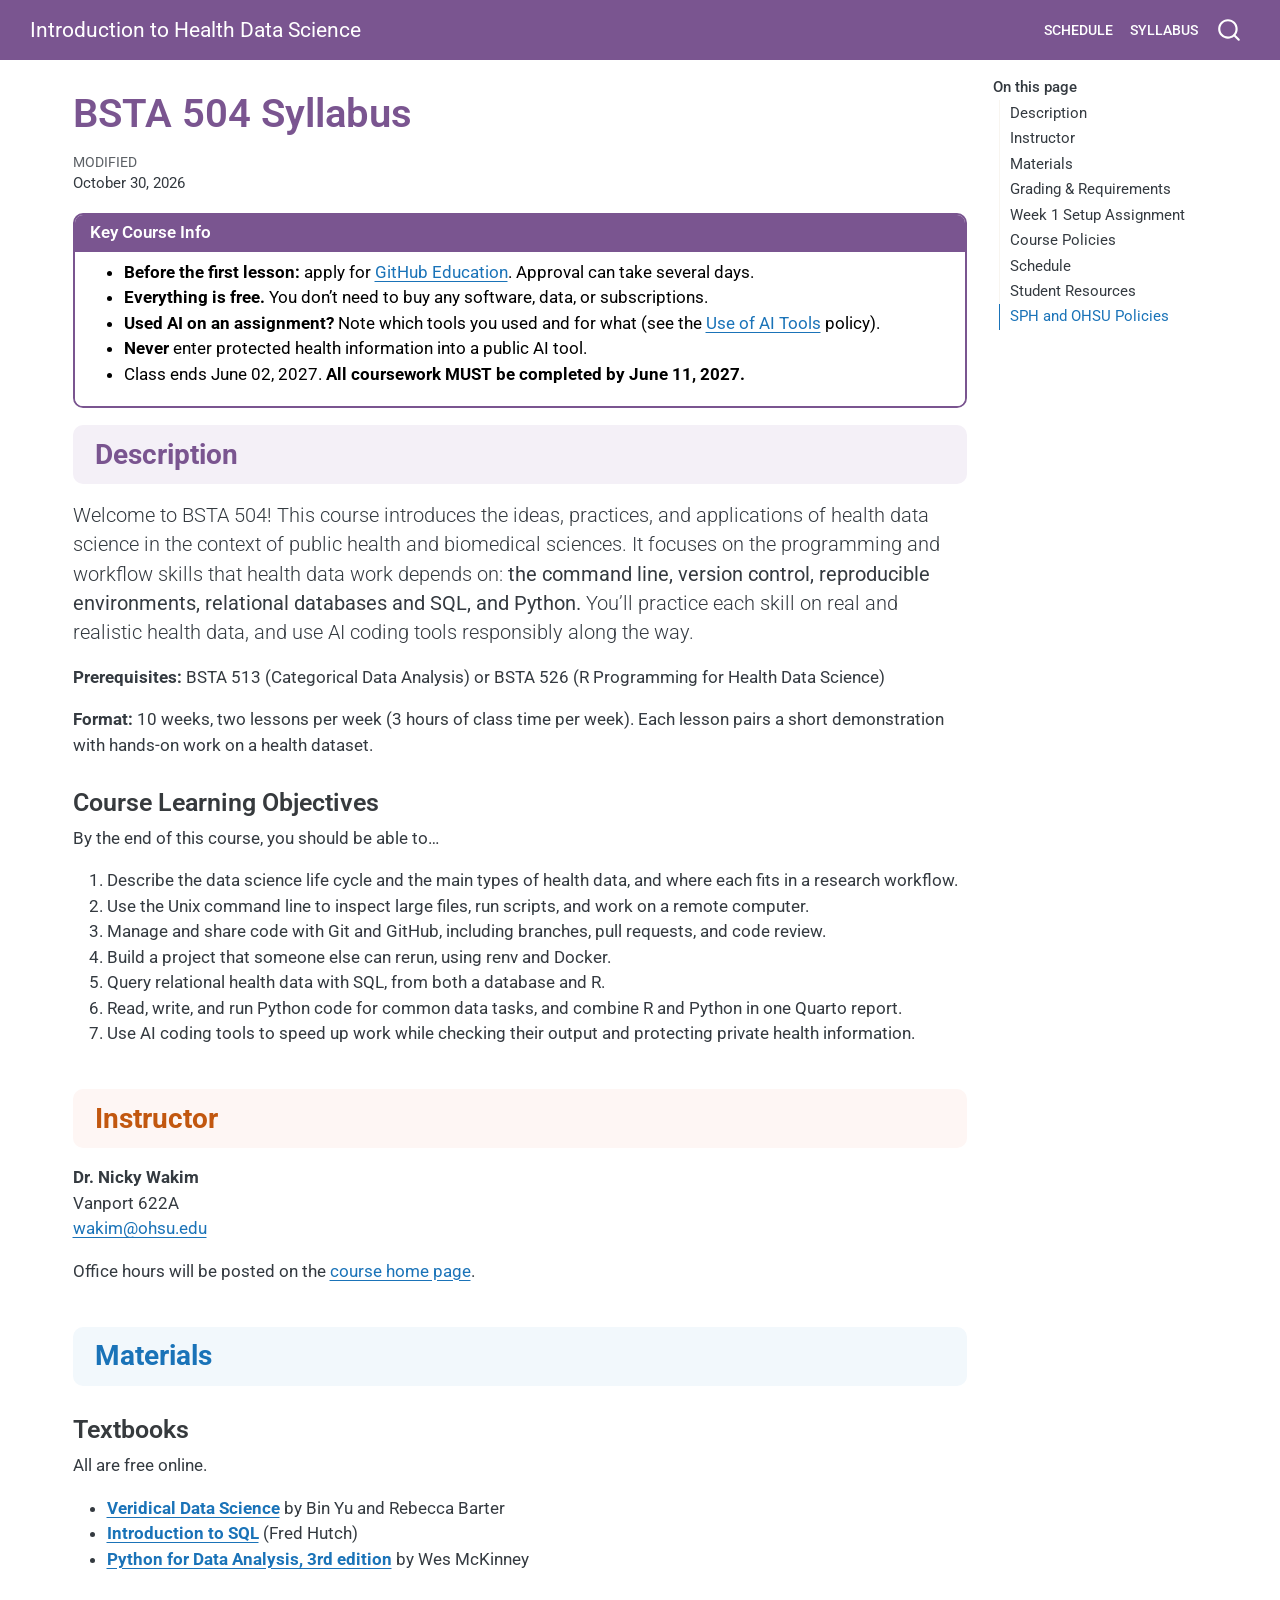
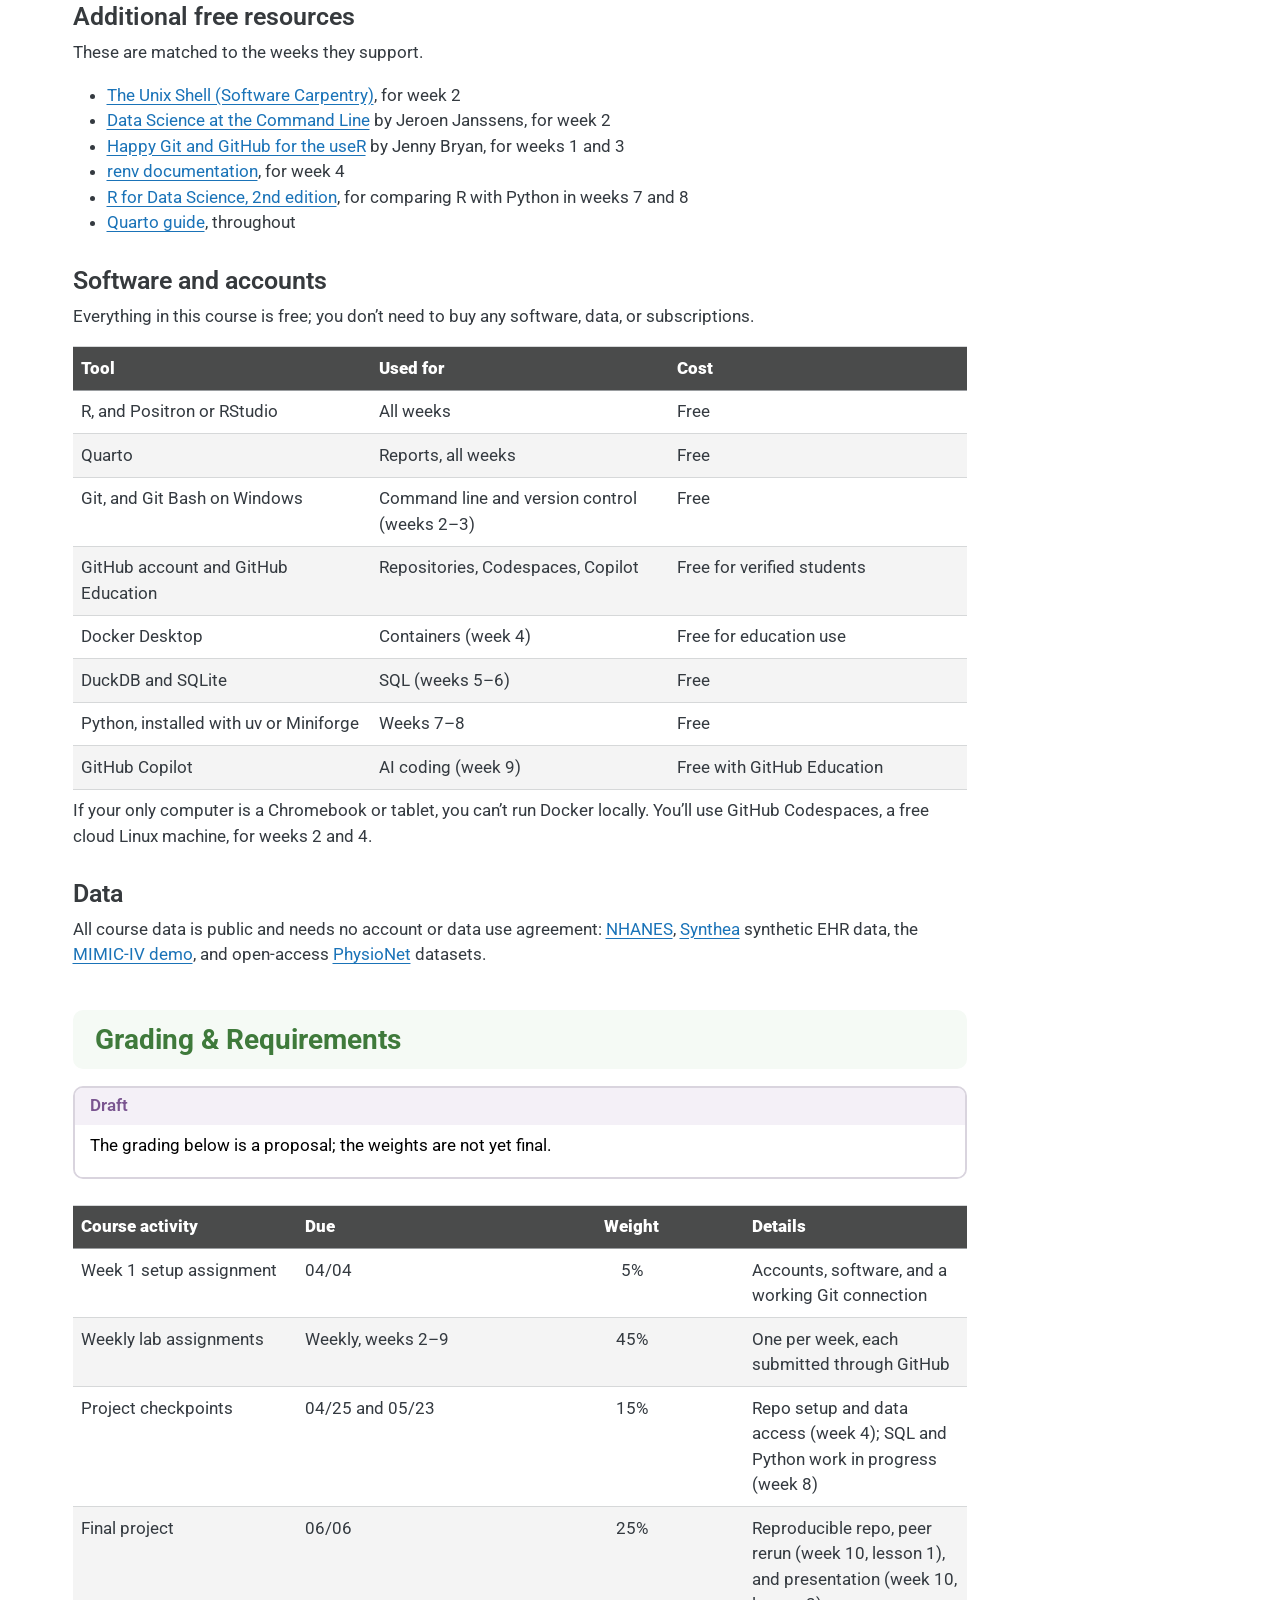
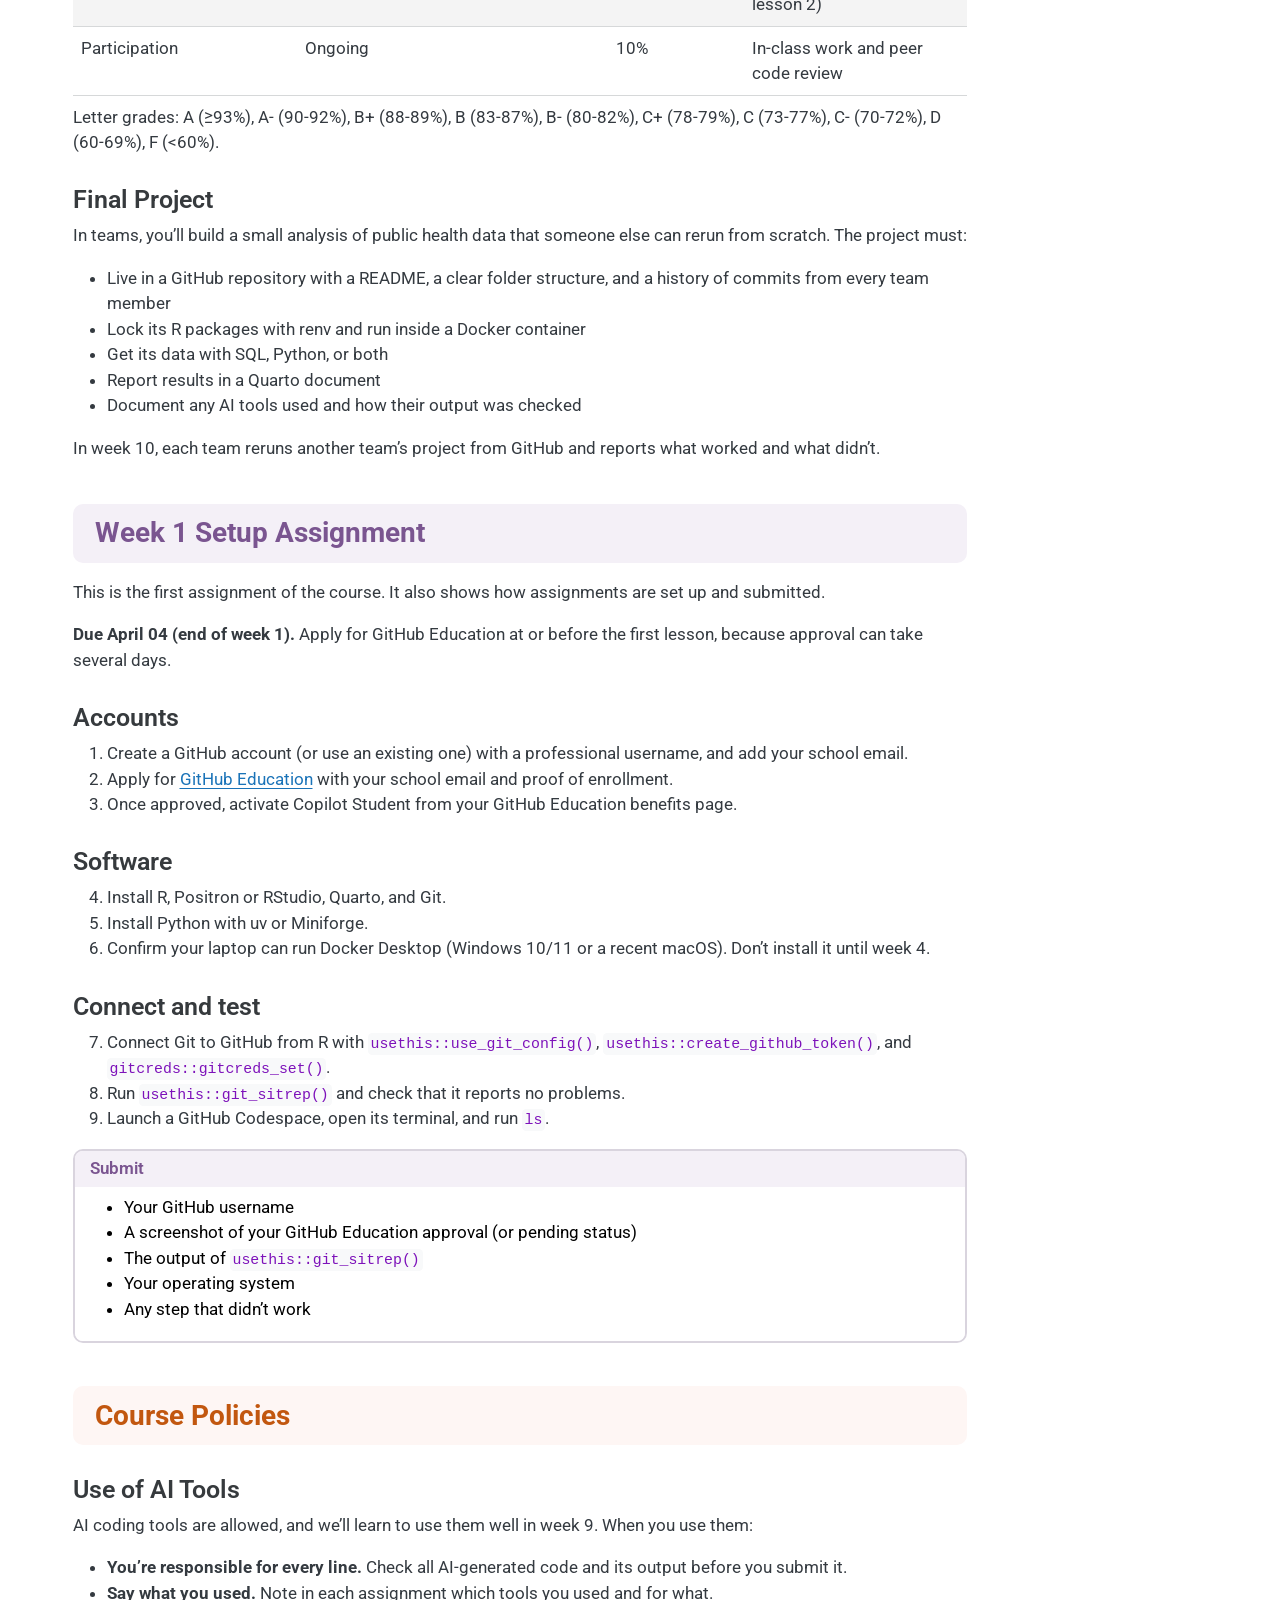
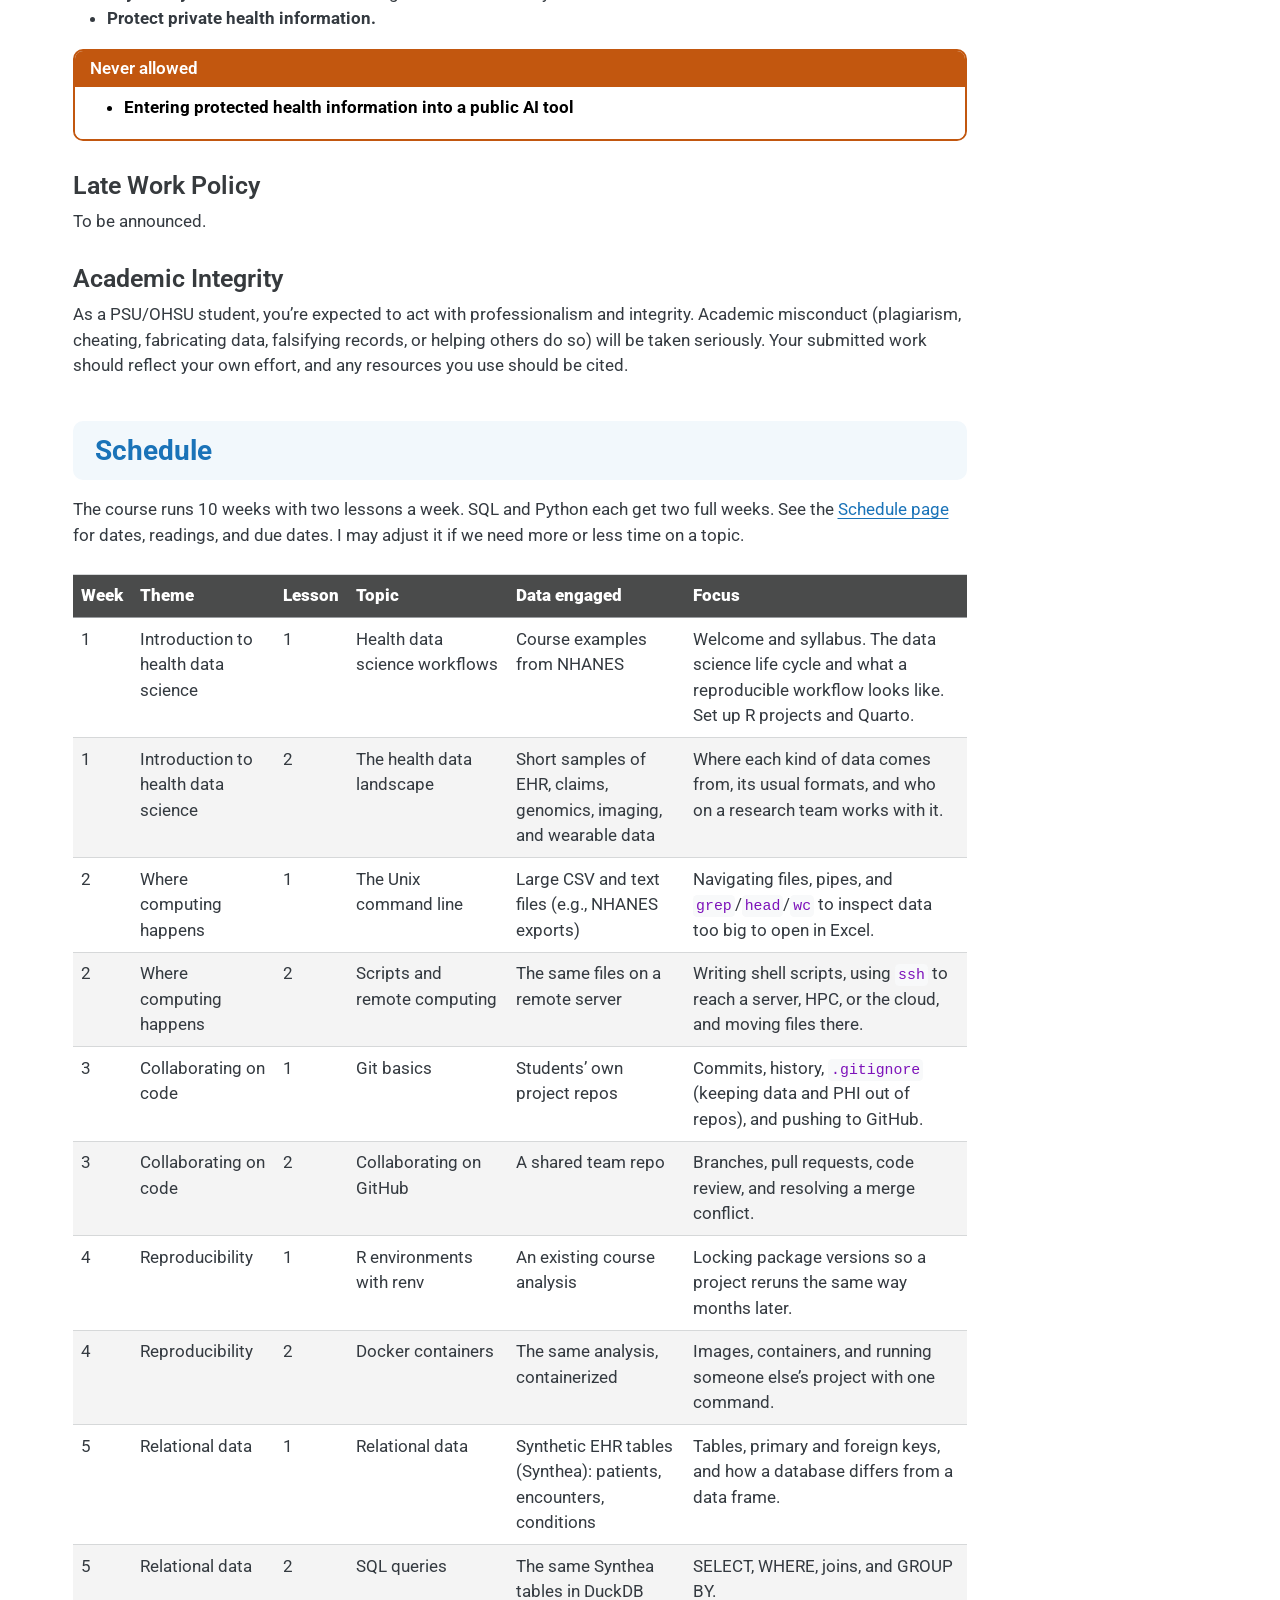
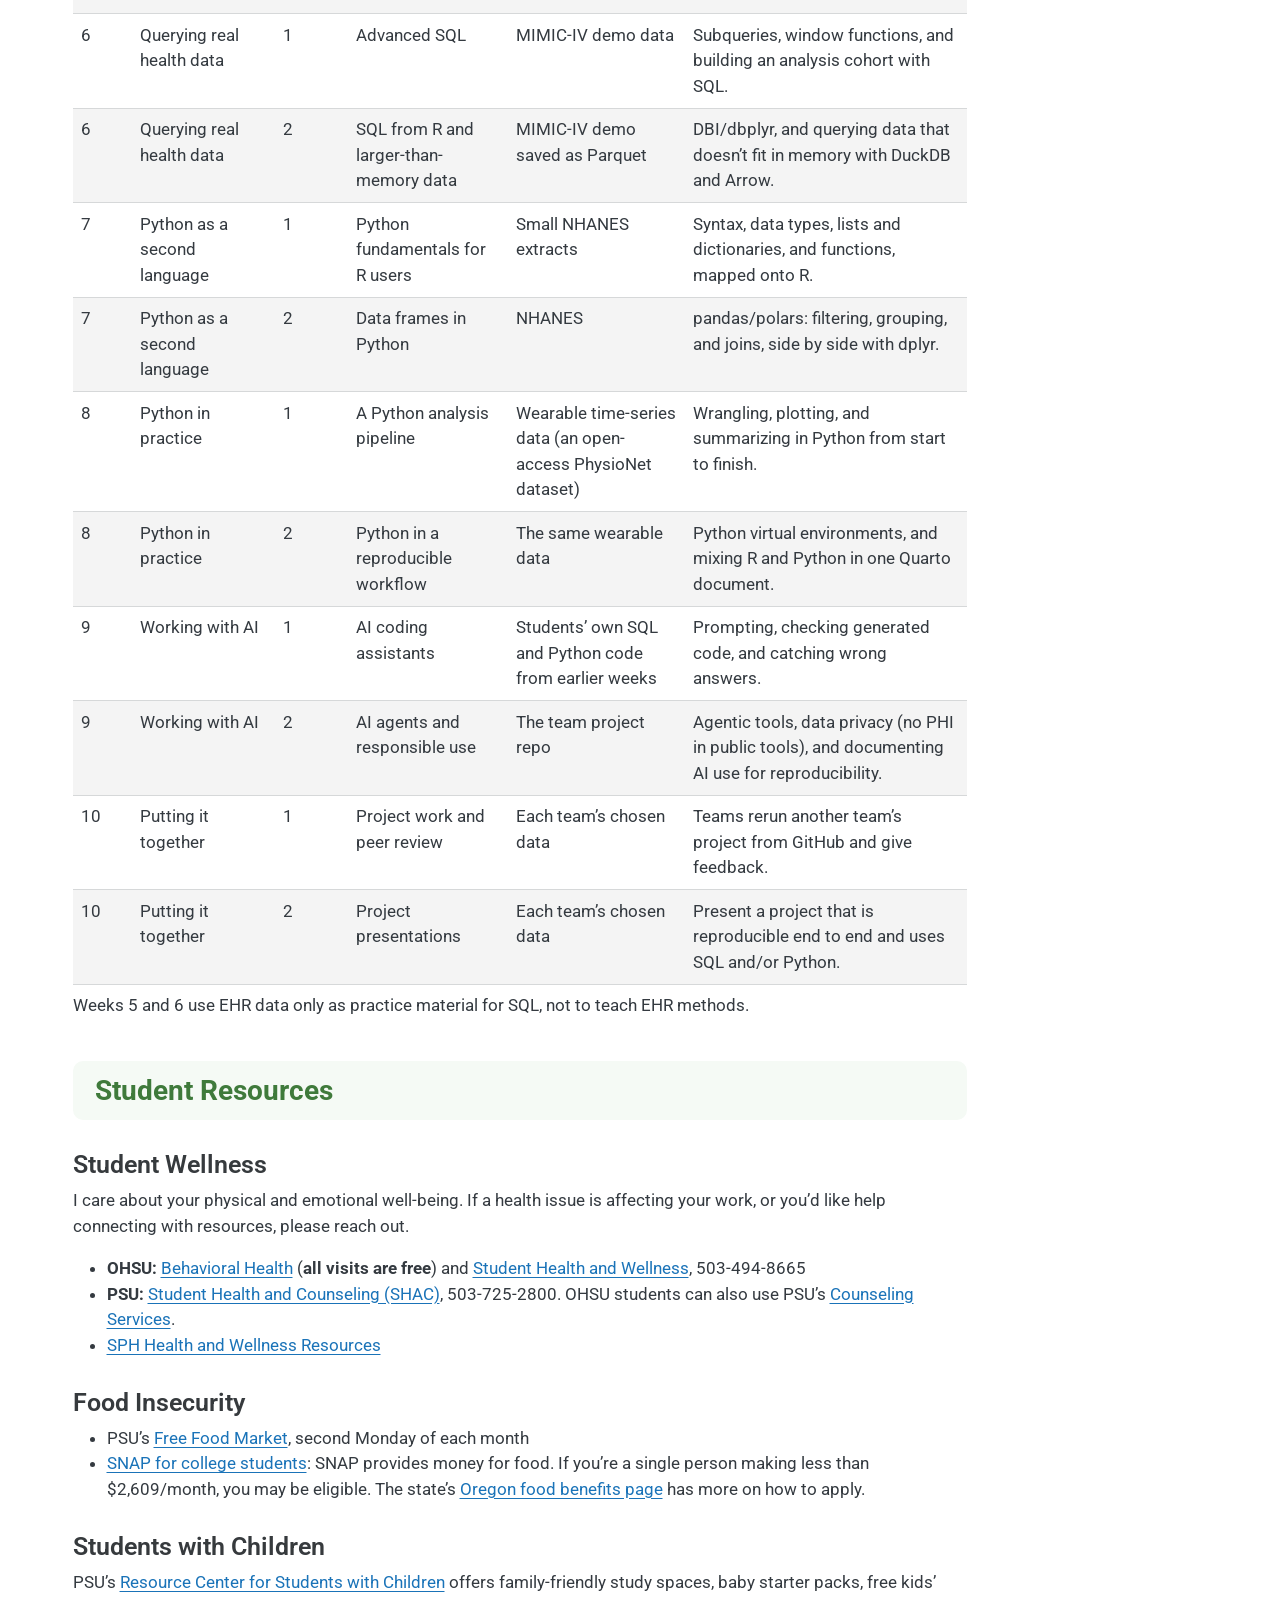
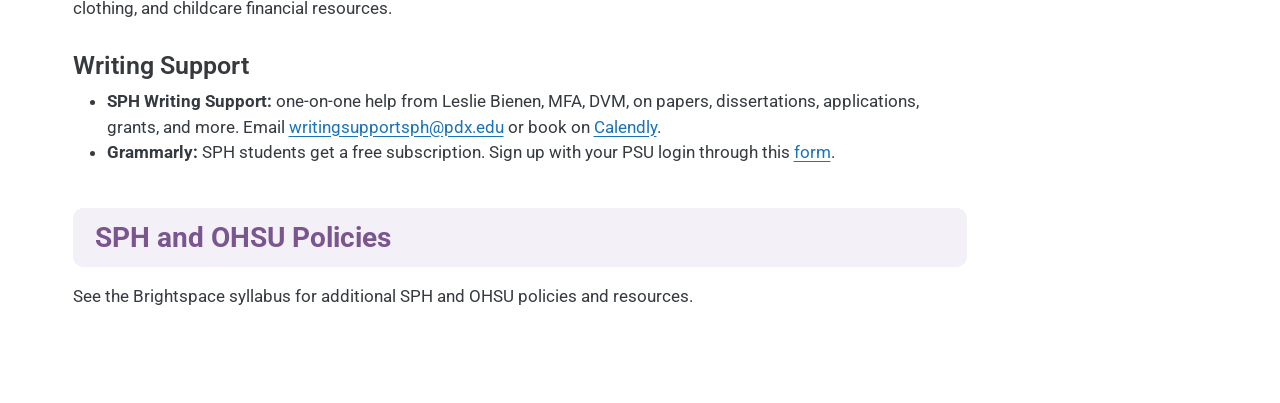
<file: docs/syllabus.html>
<!DOCTYPE html>
<html xmlns="http://www.w3.org/1999/xhtml" lang="en" xml:lang="en"><head>

<meta charset="utf-8">
<meta name="generator" content="quarto-1.6.42">

<meta name="viewport" content="width=device-width, initial-scale=1.0, user-scalable=yes">


<title>BSTA 504 Syllabus – Introduction to Health Data Science</title>
<style>
code{white-space: pre-wrap;}
span.smallcaps{font-variant: small-caps;}
div.columns{display: flex; gap: min(4vw, 1.5em);}
div.column{flex: auto; overflow-x: auto;}
div.hanging-indent{margin-left: 1.5em; text-indent: -1.5em;}
ul.task-list{list-style: none;}
ul.task-list li input[type="checkbox"] {
  width: 0.8em;
  margin: 0 0.8em 0.2em -1em; /* quarto-specific, see https://github.com/quarto-dev/quarto-cli/issues/4556 */ 
  vertical-align: middle;
}
</style>


<script src="site_libs/quarto-nav/quarto-nav.js"></script>
<script src="site_libs/quarto-nav/headroom.min.js"></script>
<script src="site_libs/clipboard/clipboard.min.js"></script>
<script src="site_libs/quarto-search/autocomplete.umd.js"></script>
<script src="site_libs/quarto-search/fuse.min.js"></script>
<script src="site_libs/quarto-search/quarto-search.js"></script>
<meta name="quarto:offset" content="./">
<script src="site_libs/quarto-html/quarto.js"></script>
<script src="site_libs/quarto-html/popper.min.js"></script>
<script src="site_libs/quarto-html/tippy.umd.min.js"></script>
<script src="site_libs/quarto-html/anchor.min.js"></script>
<link href="site_libs/quarto-html/tippy.css" rel="stylesheet">
<link href="site_libs/quarto-html/quarto-syntax-highlighting-2f5df379a58b258e96c21c0638c20c03.css" rel="stylesheet" id="quarto-text-highlighting-styles">
<script src="site_libs/bootstrap/bootstrap.min.js"></script>
<link href="site_libs/bootstrap/bootstrap-icons.css" rel="stylesheet">
<link href="site_libs/bootstrap/bootstrap-da2555a72c0df8905075fd888268fd6b.min.css" rel="stylesheet" append-hash="true" id="quarto-bootstrap" data-mode="light">
<script id="quarto-search-options" type="application/json">{
  "location": "navbar",
  "copy-button": false,
  "collapse-after": 3,
  "panel-placement": "end",
  "type": "overlay",
  "limit": 50,
  "keyboard-shortcut": [
    "f",
    "/",
    "s"
  ],
  "show-item-context": false,
  "language": {
    "search-no-results-text": "No results",
    "search-matching-documents-text": "matching documents",
    "search-copy-link-title": "Copy link to search",
    "search-hide-matches-text": "Hide additional matches",
    "search-more-match-text": "more match in this document",
    "search-more-matches-text": "more matches in this document",
    "search-clear-button-title": "Clear",
    "search-text-placeholder": "",
    "search-detached-cancel-button-title": "Cancel",
    "search-submit-button-title": "Submit",
    "search-label": "Search"
  }
}</script>


</head>

<body class="nav-fixed">

<div id="quarto-search-results"></div>
  <header id="quarto-header" class="headroom fixed-top">
    <nav class="navbar navbar-expand-sm " data-bs-theme="dark">
      <div class="navbar-container container-fluid">
      <div class="navbar-brand-container mx-auto">
    <a class="navbar-brand" href="./index.html">
    <span class="navbar-title">Introduction to Health Data Science</span>
    </a>
  </div>
            <div id="quarto-search" class="" title="Search"></div>
          <button class="navbar-toggler" type="button" data-bs-toggle="collapse" data-bs-target="#navbarCollapse" aria-controls="navbarCollapse" role="menu" aria-expanded="false" aria-label="Toggle navigation" onclick="if (window.quartoToggleHeadroom) { window.quartoToggleHeadroom(); }">
  <span class="navbar-toggler-icon"></span>
</button>
          <div class="collapse navbar-collapse" id="navbarCollapse">
            <ul class="navbar-nav navbar-nav-scroll ms-auto">
  <li class="nav-item">
    <a class="nav-link" href="./schedule.html"> 
<span class="menu-text">Schedule</span></a>
  </li>  
  <li class="nav-item">
    <a class="nav-link active" href="./syllabus.html" aria-current="page"> 
<span class="menu-text">Syllabus</span></a>
  </li>  
</ul>
          </div> <!-- /navcollapse -->
            <div class="quarto-navbar-tools">
</div>
      </div> <!-- /container-fluid -->
    </nav>
</header>
<!-- content -->
<div id="quarto-content" class="quarto-container page-columns page-rows-contents page-layout-full page-navbar">
<!-- sidebar -->
<!-- margin-sidebar -->
    <div id="quarto-margin-sidebar" class="sidebar margin-sidebar">
        <nav id="TOC" role="doc-toc" class="toc-active">
    <h2 id="toc-title">On this page</h2>
   
  <ul>
  <li><a href="#description" id="toc-description" class="nav-link active" data-scroll-target="#description">Description</a>
  <ul class="collapse">
  <li><a href="#course-learning-objectives" id="toc-course-learning-objectives" class="nav-link" data-scroll-target="#course-learning-objectives">Course Learning Objectives</a></li>
  </ul></li>
  <li><a href="#instructor" id="toc-instructor" class="nav-link" data-scroll-target="#instructor">Instructor</a></li>
  <li><a href="#materials" id="toc-materials" class="nav-link" data-scroll-target="#materials">Materials</a>
  <ul class="collapse">
  <li><a href="#textbooks" id="toc-textbooks" class="nav-link" data-scroll-target="#textbooks">Textbooks</a></li>
  <li><a href="#additional-free-resources" id="toc-additional-free-resources" class="nav-link" data-scroll-target="#additional-free-resources">Additional free resources</a></li>
  <li><a href="#software-and-accounts" id="toc-software-and-accounts" class="nav-link" data-scroll-target="#software-and-accounts">Software and accounts</a></li>
  <li><a href="#data" id="toc-data" class="nav-link" data-scroll-target="#data">Data</a></li>
  </ul></li>
  <li><a href="#grading-requirements" id="toc-grading-requirements" class="nav-link" data-scroll-target="#grading-requirements">Grading &amp; Requirements</a>
  <ul class="collapse">
  <li><a href="#final-project" id="toc-final-project" class="nav-link" data-scroll-target="#final-project">Final Project</a></li>
  </ul></li>
  <li><a href="#week-1-setup-assignment" id="toc-week-1-setup-assignment" class="nav-link" data-scroll-target="#week-1-setup-assignment">Week 1 Setup Assignment</a>
  <ul class="collapse">
  <li><a href="#accounts" id="toc-accounts" class="nav-link" data-scroll-target="#accounts">Accounts</a></li>
  <li><a href="#software" id="toc-software" class="nav-link" data-scroll-target="#software">Software</a></li>
  <li><a href="#connect-and-test" id="toc-connect-and-test" class="nav-link" data-scroll-target="#connect-and-test">Connect and test</a></li>
  </ul></li>
  <li><a href="#course-policies" id="toc-course-policies" class="nav-link" data-scroll-target="#course-policies">Course Policies</a>
  <ul class="collapse">
  <li><a href="#use-of-ai-tools" id="toc-use-of-ai-tools" class="nav-link" data-scroll-target="#use-of-ai-tools">Use of AI Tools</a></li>
  <li><a href="#late-work-policy" id="toc-late-work-policy" class="nav-link" data-scroll-target="#late-work-policy">Late Work Policy</a></li>
  <li><a href="#academic-integrity" id="toc-academic-integrity" class="nav-link" data-scroll-target="#academic-integrity">Academic Integrity</a></li>
  </ul></li>
  <li><a href="#schedule" id="toc-schedule" class="nav-link" data-scroll-target="#schedule">Schedule</a></li>
  <li><a href="#student-resources" id="toc-student-resources" class="nav-link" data-scroll-target="#student-resources">Student Resources</a>
  <ul class="collapse">
  <li><a href="#student-wellness" id="toc-student-wellness" class="nav-link" data-scroll-target="#student-wellness">Student Wellness</a></li>
  <li><a href="#food-insecurity" id="toc-food-insecurity" class="nav-link" data-scroll-target="#food-insecurity">Food Insecurity</a></li>
  <li><a href="#students-with-children" id="toc-students-with-children" class="nav-link" data-scroll-target="#students-with-children">Students with Children</a></li>
  <li><a href="#writing-support" id="toc-writing-support" class="nav-link" data-scroll-target="#writing-support">Writing Support</a></li>
  </ul></li>
  <li><a href="#sph-and-ohsu-policies" id="toc-sph-and-ohsu-policies" class="nav-link" data-scroll-target="#sph-and-ohsu-policies">SPH and OHSU Policies</a></li>
  </ul>
</nav>
    </div>
<!-- main -->
<main class="content column-page-left" id="quarto-document-content">

<header id="title-block-header" class="quarto-title-block default">
<div class="quarto-title">
<h1 class="title">BSTA 504 Syllabus</h1>
</div>



<div class="quarto-title-meta column-page-left">

    
  
    <div>
    <div class="quarto-title-meta-heading">Modified</div>
    <div class="quarto-title-meta-contents">
      <p class="date-modified">October 30, 2026</p>
    </div>
  </div>
    
  </div>
  


</header>


<div class="cell">
<style type="text/css">
/* ---- BSTA 504 color palette ---- */
/* Amethyst for the key box, charcoal for tables; pumpkin only for warnings */
:root {
  --accent: #7A5590;       /* deep amethyst: headers, sub-headers, key box */
  --accent-light: #9C7BAC; /* amethyst: borders */
  --tint: #F4F0F7;         /* light lavender: header and table backgrounds */
  --neutral: #D9D4DE;      /* soft gray-lavender: borders of neutral boxes */
  --warn: #C2570F;         /* pumpkin, darker for text: "Never allowed" only */
  --body: #3E3F3A;
  --charcoal: #4A4B4B;     /* table headers */
  --table-stripe: #F4F4F4; /* light gray: alternate table rows */
  /* Section header colors: add {.sec1} ... {.sec4} after a ## header */
  --sec1-text: #7A5590; --sec1-tint: #F4F0F7;   /* amethyst / light lavender */
  --sec2-text: #C2570F; --sec2-tint: #FEF6F4;   /* pumpkin / snow */
  --sec3-text: #1A73B8; --sec3-tint: #F2F8FC;   /* cool sky / alice blue */
  --sec4-text: #3F7A3B; --sec4-tint: #F5FAF5;   /* sage / mint cream */
  --sec-text: var(--sec1-text); --sec-tint: var(--sec1-tint);
}
.sec1 { --sec-text: var(--sec1-text); --sec-tint: var(--sec1-tint); }
.sec2 { --sec-text: var(--sec2-text); --sec-tint: var(--sec2-tint); }
.sec3 { --sec-text: var(--sec3-text); --sec-tint: var(--sec3-tint); }
.sec4 { --sec-text: var(--sec4-text); --sec-tint: var(--sec4-tint); }
.title{ font-size: 40px; color: var(--accent); background-color: #fff; padding: 0px; }

/* Section headers take their section's color; sub-headers, tables, links, and bold text stay the same everywhere */
section.level2 > h2 { background-color: var(--sec-tint); color: var(--sec-text); padding: 0.45em 0.8em;
  border-radius: 10px; border-bottom: none; margin-top: 2.5rem; font-weight: 700; }
section.level3 > h3 { color: #212529; margin-top: 1.75rem; font-weight: 600; }
section.level4 > h4 { color: var(--body); margin-top: 1.25rem; }
.lead { font-size: 1.15em; }

main table thead th { background-color: var(--charcoal) !important; color: white !important; border-bottom: none; }
main table tbody tr:nth-child(even) { background-color: var(--table-stripe); }

.yes, .no { display: inline-block; min-width: 3em; padding: 0.1em 0.6em; border-radius: 999px;
  color: white; font-weight: 600; font-size: 0.9em; }
.yes { background-color: var(--accent); }
.no  { background-color: var(--warn); }

main blockquote { background-color: var(--tint); border-left: 6px solid var(--accent-light);
  padding: 0.75em 1em; border-radius: 0 10px 10px 0; color: black; }

/* Boxes: ::::: blue (key info) / warm and accent (neutral notes) / stop (warnings) */
.blue   { --box: var(--accent);  --box-bg: var(--accent); --box-fg: white; }
.warm, .accent { --box: var(--neutral); --box-bg: var(--tint); --box-fg: var(--accent); }
.stop   { --box: var(--warn);    --box-bg: var(--warn);   --box-fg: white; }
.blue, .warm, .accent, .stop { margin: 1em 0; border: 2px solid var(--box); border-radius: 10px; overflow: hidden; }
.blue-ttl, .warm-ttl, .accent-ttl, .stop-ttl { padding: 5px 15px 0.1em 15px; color: var(--box-fg);
  background-color: var(--box-bg); font-weight: 600; font-size: 1em; }
.blue-ttl p, .warm-ttl p, .accent-ttl p, .stop-ttl p { margin: 0 0 4px 0; }
.blue-cont, .warm-cont, .accent-cont, .stop-cont { padding: 8px 15px 2px 15px; color: black;
  background-color: white; }
</style>
</div>
<!-- TODO before the syllabus is final:
  - Add the program's AI policy, if it differs from the policy below
  - Add the standard university statements (accessibility and accommodations, academic integrity, Title IX)
  - Decide the late work policy
  - Confirm the grading weights
  - Confirm the course title still fits the workflow focus
-->
<div class="blue">
<div class="blue-ttl">
<p>Key Course Info</p>
</div>
<div class="blue-cont">
<ul>
<li><strong>Before the first lesson:</strong> apply for <a href="https://education.github.com/students">GitHub Education</a>. Approval can take several days.</li>
<li><strong>Everything is free.</strong> You don’t need to buy any software, data, or subscriptions.</li>
<li><strong>Used AI on an assignment?</strong> Note which tools you used and for what (see the <a href="#use-of-ai-tools">Use of AI Tools</a> policy).</li>
<li><strong>Never</strong> enter protected health information into a public AI tool.</li>
<li>Class ends June 02, 2027. <strong>All coursework MUST be completed by June 11, 2027.</strong></li>
</ul>
</div>
</div>
<section id="description" class="level2 sec1">
<h2 class="sec1 anchored" data-anchor-id="description">Description</h2>
<div class="lead">
<p>Welcome to BSTA 504! This course introduces the ideas, practices, and applications of health data science in the context of public health and biomedical sciences. It focuses on the programming and workflow skills that health data work depends on: <strong>the command line, version control, reproducible environments, relational databases and SQL, and Python.</strong> You’ll practice each skill on real and realistic health data, and use AI coding tools responsibly along the way.</p>
</div>
<p><strong>Prerequisites:</strong> BSTA 513 (Categorical Data Analysis) or BSTA 526 (R Programming for Health Data Science)</p>
<p><strong>Format:</strong> 10 weeks, two lessons per week (3 hours of class time per week). Each lesson pairs a short demonstration with hands-on work on a health dataset.</p>
<section id="course-learning-objectives" class="level3">
<h3 class="anchored" data-anchor-id="course-learning-objectives">Course Learning Objectives</h3>
<p>By the end of this course, you should be able to…</p>
<ol type="1">
<li>Describe the data science life cycle and the main types of health data, and where each fits in a research workflow.</li>
<li>Use the Unix command line to inspect large files, run scripts, and work on a remote computer.</li>
<li>Manage and share code with Git and GitHub, including branches, pull requests, and code review.</li>
<li>Build a project that someone else can rerun, using renv and Docker.</li>
<li>Query relational health data with SQL, from both a database and R.</li>
<li>Read, write, and run Python code for common data tasks, and combine R and Python in one Quarto report.</li>
<li>Use AI coding tools to speed up work while checking their output and protecting private health information.</li>
</ol>
</section>
</section>
<section id="instructor" class="level2 sec2">
<h2 class="sec2 anchored" data-anchor-id="instructor">Instructor</h2>
<p><strong>Dr.&nbsp;Nicky Wakim</strong><br>
Vanport 622A<br>
<a href="mailto:wakim@ohsu.edu">wakim@ohsu.edu</a></p>
<p>Office hours will be posted on the <a href="./index.html">course home page</a>.</p>
</section>
<section id="materials" class="level2 sec3">
<h2 class="sec3 anchored" data-anchor-id="materials">Materials</h2>
<section id="textbooks" class="level3">
<h3 class="anchored" data-anchor-id="textbooks">Textbooks</h3>
<p>All are free online.</p>
<ul>
<li><a href="https://vdsbook.com/"><strong>Veridical Data Science</strong></a> by Bin Yu and Rebecca Barter</li>
<li><a href="https://intro-sql-fh.netlify.app/"><strong>Introduction to SQL</strong></a> (Fred Hutch)</li>
<li><a href="https://wesmckinney.com/book/"><strong>Python for Data Analysis, 3rd edition</strong></a> by Wes McKinney</li>
</ul>
<!-- TODO: Jessica's AI book suggestion (add title once confirmed):
     https://research.ebsco.com/plink/6250701e-1995-34af-a3d6-14c41c48e4b5 -->
</section>
<section id="additional-free-resources" class="level3">
<h3 class="anchored" data-anchor-id="additional-free-resources">Additional free resources</h3>
<p>These are matched to the weeks they support.</p>
<ul>
<li><a href="https://swcarpentry.github.io/shell-novice/">The Unix Shell (Software Carpentry)</a>, for week 2</li>
<li><a href="https://jeroenjanssens.com/dsatcl/">Data Science at the Command Line</a> by Jeroen Janssens, for week 2</li>
<li><a href="https://happygitwithr.com/">Happy Git and GitHub for the useR</a> by Jenny Bryan, for weeks 1 and 3</li>
<li><a href="https://rstudio.github.io/renv/">renv documentation</a>, for week 4</li>
<li><a href="https://r4ds.hadley.nz/">R for Data Science, 2nd edition</a>, for comparing R with Python in weeks 7 and 8</li>
<li><a href="https://quarto.org/docs/guide/">Quarto guide</a>, throughout</li>
</ul>
</section>
<section id="software-and-accounts" class="level3">
<h3 class="anchored" data-anchor-id="software-and-accounts">Software and accounts</h3>
<p>Everything in this course is free; you don’t need to buy any software, data, or subscriptions.</p>
<table class="caption-top table">
<colgroup>
<col style="width: 33%">
<col style="width: 33%">
<col style="width: 33%">
</colgroup>
<thead>
<tr class="header">
<th style="text-align: left;"><strong>Tool</strong></th>
<th style="text-align: left;"><strong>Used for</strong></th>
<th style="text-align: left;"><strong>Cost</strong></th>
</tr>
</thead>
<tbody>
<tr class="odd">
<td style="text-align: left;">R, and Positron or RStudio</td>
<td style="text-align: left;">All weeks</td>
<td style="text-align: left;">Free</td>
</tr>
<tr class="even">
<td style="text-align: left;">Quarto</td>
<td style="text-align: left;">Reports, all weeks</td>
<td style="text-align: left;">Free</td>
</tr>
<tr class="odd">
<td style="text-align: left;">Git, and Git Bash on Windows</td>
<td style="text-align: left;">Command line and version control (weeks 2–3)</td>
<td style="text-align: left;">Free</td>
</tr>
<tr class="even">
<td style="text-align: left;">GitHub account and GitHub Education</td>
<td style="text-align: left;">Repositories, Codespaces, Copilot</td>
<td style="text-align: left;">Free for verified students</td>
</tr>
<tr class="odd">
<td style="text-align: left;">Docker Desktop</td>
<td style="text-align: left;">Containers (week 4)</td>
<td style="text-align: left;">Free for education use</td>
</tr>
<tr class="even">
<td style="text-align: left;">DuckDB and SQLite</td>
<td style="text-align: left;">SQL (weeks 5–6)</td>
<td style="text-align: left;">Free</td>
</tr>
<tr class="odd">
<td style="text-align: left;">Python, installed with uv or Miniforge</td>
<td style="text-align: left;">Weeks 7–8</td>
<td style="text-align: left;">Free</td>
</tr>
<tr class="even">
<td style="text-align: left;">GitHub Copilot</td>
<td style="text-align: left;">AI coding (week 9)</td>
<td style="text-align: left;">Free with GitHub Education</td>
</tr>
</tbody>
</table>
<p>If your only computer is a Chromebook or tablet, you can’t run Docker locally. You’ll use GitHub Codespaces, a free cloud Linux machine, for weeks 2 and 4.</p>
</section>
<section id="data" class="level3">
<h3 class="anchored" data-anchor-id="data">Data</h3>
<p>All course data is public and needs no account or data use agreement: <a href="https://www.cdc.gov/nchs/nhanes/">NHANES</a>, <a href="https://synthetichealth.github.io/synthea/">Synthea</a> synthetic EHR data, the <a href="https://physionet.org/content/mimic-iv-demo/">MIMIC-IV demo</a>, and open-access <a href="https://physionet.org/">PhysioNet</a> datasets.</p>
</section>
</section>
<section id="grading-requirements" class="level2 sec4">
<h2 class="sec4 anchored" data-anchor-id="grading-requirements">Grading &amp; Requirements</h2>
<div class="warm">
<div class="warm-ttl">
<p>Draft</p>
</div>
<div class="warm-cont">
<p>The grading below is a proposal; the weights are not yet final.</p>
</div>
</div>
<div style="overflow-x: auto;">
<table class="caption-top table">
<colgroup>
<col style="width: 25%">
<col style="width: 25%">
<col style="width: 25%">
<col style="width: 25%">
</colgroup>
<thead>
<tr class="header">
<th style="text-align: left;"><strong>Course activity</strong></th>
<th style="text-align: left;"><strong>Due</strong></th>
<th style="text-align: center;"><strong>Weight</strong></th>
<th style="text-align: left;"><strong>Details</strong></th>
</tr>
</thead>
<tbody>
<tr class="odd">
<td style="text-align: left;">Week 1 setup assignment</td>
<td style="text-align: left;">04/04</td>
<td style="text-align: center;">5%</td>
<td style="text-align: left;">Accounts, software, and a working Git connection</td>
</tr>
<tr class="even">
<td style="text-align: left;">Weekly lab assignments</td>
<td style="text-align: left;">Weekly, weeks 2–9</td>
<td style="text-align: center;">45%</td>
<td style="text-align: left;">One per week, each submitted through GitHub</td>
</tr>
<tr class="odd">
<td style="text-align: left;">Project checkpoints</td>
<td style="text-align: left;">04/25 and 05/23</td>
<td style="text-align: center;">15%</td>
<td style="text-align: left;">Repo setup and data access (week 4); SQL and Python work in progress (week 8)</td>
</tr>
<tr class="even">
<td style="text-align: left;">Final project</td>
<td style="text-align: left;">06/06</td>
<td style="text-align: center;">25%</td>
<td style="text-align: left;">Reproducible repo, peer rerun (week 10, lesson 1), and presentation (week 10, lesson 2)</td>
</tr>
<tr class="odd">
<td style="text-align: left;">Participation</td>
<td style="text-align: left;">Ongoing</td>
<td style="text-align: center;">10%</td>
<td style="text-align: left;">In-class work and peer code review</td>
</tr>
</tbody>
</table>
</div>
<p>Letter grades: A (≥93%), A- (90-92%), B+ (88-89%), B (83-87%), B- (80-82%), C+ (78-79%), C (73-77%), C- (70-72%), D (60-69%), F (&lt;60%).</p>
<section id="final-project" class="level3">
<h3 class="anchored" data-anchor-id="final-project">Final Project</h3>
<p>In teams, you’ll build a small analysis of public health data that someone else can rerun from scratch. The project must:</p>
<ul>
<li>Live in a GitHub repository with a README, a clear folder structure, and a history of commits from every team member</li>
<li>Lock its R packages with renv and run inside a Docker container</li>
<li>Get its data with SQL, Python, or both</li>
<li>Report results in a Quarto document</li>
<li>Document any AI tools used and how their output was checked</li>
</ul>
<p>In week 10, each team reruns another team’s project from GitHub and reports what worked and what didn’t.</p>
</section>
</section>
<section id="week-1-setup-assignment" class="level2 sec1">
<h2 class="sec1 anchored" data-anchor-id="week-1-setup-assignment">Week 1 Setup Assignment</h2>
<p>This is the first assignment of the course. It also shows how assignments are set up and submitted.</p>
<p><strong>Due April 04 (end of week 1).</strong> Apply for GitHub Education at or before the first lesson, because approval can take several days.</p>
<section id="accounts" class="level3">
<h3 class="anchored" data-anchor-id="accounts">Accounts</h3>
<ol type="1">
<li>Create a GitHub account (or use an existing one) with a professional username, and add your school email.</li>
<li>Apply for <a href="https://education.github.com/students">GitHub Education</a> with your school email and proof of enrollment.</li>
<li>Once approved, activate Copilot Student from your GitHub Education benefits page.</li>
</ol>
</section>
<section id="software" class="level3">
<h3 class="anchored" data-anchor-id="software">Software</h3>
<ol start="4" type="1">
<li>Install R, Positron or RStudio, Quarto, and Git.</li>
<li>Install Python with uv or Miniforge.</li>
<li>Confirm your laptop can run Docker Desktop (Windows 10/11 or a recent macOS). Don’t install it until week 4.</li>
</ol>
</section>
<section id="connect-and-test" class="level3">
<h3 class="anchored" data-anchor-id="connect-and-test">Connect and test</h3>
<ol start="7" type="1">
<li>Connect Git to GitHub from R with <code>usethis::use_git_config()</code>, <code>usethis::create_github_token()</code>, and <code>gitcreds::gitcreds_set()</code>.</li>
<li>Run <code>usethis::git_sitrep()</code> and check that it reports no problems.</li>
<li>Launch a GitHub Codespace, open its terminal, and run <code>ls</code>.</li>
</ol>
<div class="accent">
<div class="accent-ttl">
<p>Submit</p>
</div>
<div class="accent-cont">
<ul>
<li>Your GitHub username</li>
<li>A screenshot of your GitHub Education approval (or pending status)</li>
<li>The output of <code>usethis::git_sitrep()</code></li>
<li>Your operating system</li>
<li>Any step that didn’t work</li>
</ul>
</div>
</div>
</section>
</section>
<section id="course-policies" class="level2 sec2">
<h2 class="sec2 anchored" data-anchor-id="course-policies">Course Policies</h2>
<section id="use-of-ai-tools" class="level3">
<h3 class="anchored" data-anchor-id="use-of-ai-tools">Use of AI Tools</h3>
<p>AI coding tools are allowed, and we’ll learn to use them well in week 9. When you use them:</p>
<ul>
<li><strong>You’re responsible for every line.</strong> Check all AI-generated code and its output before you submit it.</li>
<li><strong>Say what you used.</strong> Note in each assignment which tools you used and for what.</li>
<li><strong>Protect private health information.</strong></li>
</ul>
<div class="stop">
<div class="stop-ttl">
<p>Never allowed</p>
</div>
<div class="stop-cont">
<ul>
<li><strong>Entering protected health information into a public AI tool</strong></li>
</ul>
</div>
</div>
</section>
<section id="late-work-policy" class="level3">
<h3 class="anchored" data-anchor-id="late-work-policy">Late Work Policy</h3>
<p>To be announced.</p>
</section>
<section id="academic-integrity" class="level3">
<h3 class="anchored" data-anchor-id="academic-integrity">Academic Integrity</h3>
<p>As a PSU/OHSU student, you’re expected to act with professionalism and integrity. Academic misconduct (plagiarism, cheating, fabricating data, falsifying records, or helping others do so) will be taken seriously. Your submitted work should reflect your own effort, and any resources you use should be cited.</p>
</section>
</section>
<section id="schedule" class="level2 sec3">
<h2 class="sec3 anchored" data-anchor-id="schedule">Schedule</h2>
<p>The course runs 10 weeks with two lessons a week. SQL and Python each get two full weeks. See the <a href="./schedule.html">Schedule page</a> for dates, readings, and due dates. I may adjust it if we need more or less time on a topic.</p>
<div style="overflow-x: auto;">
<table class="caption-top table">
<colgroup>
<col style="width: 5%">
<col style="width: 16%">
<col style="width: 5%">
<col style="width: 18%">
<col style="width: 20%">
<col style="width: 32%">
</colgroup>
<thead>
<tr class="header">
<th style="text-align: left;"><strong>Week</strong></th>
<th style="text-align: left;"><strong>Theme</strong></th>
<th style="text-align: left;"><strong>Lesson</strong></th>
<th style="text-align: left;"><strong>Topic</strong></th>
<th style="text-align: left;"><strong>Data engaged</strong></th>
<th style="text-align: left;"><strong>Focus</strong></th>
</tr>
</thead>
<tbody>
<tr class="odd">
<td style="text-align: left;">1</td>
<td style="text-align: left;">Introduction to health data science</td>
<td style="text-align: left;">1</td>
<td style="text-align: left;">Health data science workflows</td>
<td style="text-align: left;">Course examples from NHANES</td>
<td style="text-align: left;">Welcome and syllabus. The data science life cycle and what a reproducible workflow looks like. Set up R projects and Quarto.</td>
</tr>
<tr class="even">
<td style="text-align: left;">1</td>
<td style="text-align: left;">Introduction to health data science</td>
<td style="text-align: left;">2</td>
<td style="text-align: left;">The health data landscape</td>
<td style="text-align: left;">Short samples of EHR, claims, genomics, imaging, and wearable data</td>
<td style="text-align: left;">Where each kind of data comes from, its usual formats, and who on a research team works with it.</td>
</tr>
<tr class="odd">
<td style="text-align: left;">2</td>
<td style="text-align: left;">Where computing happens</td>
<td style="text-align: left;">1</td>
<td style="text-align: left;">The Unix command line</td>
<td style="text-align: left;">Large CSV and text files (e.g., NHANES exports)</td>
<td style="text-align: left;">Navigating files, pipes, and <code>grep</code>/<code>head</code>/<code>wc</code> to inspect data too big to open in Excel.</td>
</tr>
<tr class="even">
<td style="text-align: left;">2</td>
<td style="text-align: left;">Where computing happens</td>
<td style="text-align: left;">2</td>
<td style="text-align: left;">Scripts and remote computing</td>
<td style="text-align: left;">The same files on a remote server</td>
<td style="text-align: left;">Writing shell scripts, using <code>ssh</code> to reach a server, HPC, or the cloud, and moving files there.</td>
</tr>
<tr class="odd">
<td style="text-align: left;">3</td>
<td style="text-align: left;">Collaborating on code</td>
<td style="text-align: left;">1</td>
<td style="text-align: left;">Git basics</td>
<td style="text-align: left;">Students’ own project repos</td>
<td style="text-align: left;">Commits, history, <code>.gitignore</code> (keeping data and PHI out of repos), and pushing to GitHub.</td>
</tr>
<tr class="even">
<td style="text-align: left;">3</td>
<td style="text-align: left;">Collaborating on code</td>
<td style="text-align: left;">2</td>
<td style="text-align: left;">Collaborating on GitHub</td>
<td style="text-align: left;">A shared team repo</td>
<td style="text-align: left;">Branches, pull requests, code review, and resolving a merge conflict.</td>
</tr>
<tr class="odd">
<td style="text-align: left;">4</td>
<td style="text-align: left;">Reproducibility</td>
<td style="text-align: left;">1</td>
<td style="text-align: left;">R environments with renv</td>
<td style="text-align: left;">An existing course analysis</td>
<td style="text-align: left;">Locking package versions so a project reruns the same way months later.</td>
</tr>
<tr class="even">
<td style="text-align: left;">4</td>
<td style="text-align: left;">Reproducibility</td>
<td style="text-align: left;">2</td>
<td style="text-align: left;">Docker containers</td>
<td style="text-align: left;">The same analysis, containerized</td>
<td style="text-align: left;">Images, containers, and running someone else’s project with one command.</td>
</tr>
<tr class="odd">
<td style="text-align: left;">5</td>
<td style="text-align: left;">Relational data</td>
<td style="text-align: left;">1</td>
<td style="text-align: left;">Relational data</td>
<td style="text-align: left;">Synthetic EHR tables (Synthea): patients, encounters, conditions</td>
<td style="text-align: left;">Tables, primary and foreign keys, and how a database differs from a data frame.</td>
</tr>
<tr class="even">
<td style="text-align: left;">5</td>
<td style="text-align: left;">Relational data</td>
<td style="text-align: left;">2</td>
<td style="text-align: left;">SQL queries</td>
<td style="text-align: left;">The same Synthea tables in DuckDB</td>
<td style="text-align: left;">SELECT, WHERE, joins, and GROUP BY.</td>
</tr>
<tr class="odd">
<td style="text-align: left;">6</td>
<td style="text-align: left;">Querying real health data</td>
<td style="text-align: left;">1</td>
<td style="text-align: left;">Advanced SQL</td>
<td style="text-align: left;">MIMIC-IV demo data</td>
<td style="text-align: left;">Subqueries, window functions, and building an analysis cohort with SQL.</td>
</tr>
<tr class="even">
<td style="text-align: left;">6</td>
<td style="text-align: left;">Querying real health data</td>
<td style="text-align: left;">2</td>
<td style="text-align: left;">SQL from R and larger-than-memory data</td>
<td style="text-align: left;">MIMIC-IV demo saved as Parquet</td>
<td style="text-align: left;">DBI/dbplyr, and querying data that doesn’t fit in memory with DuckDB and Arrow.</td>
</tr>
<tr class="odd">
<td style="text-align: left;">7</td>
<td style="text-align: left;">Python as a second language</td>
<td style="text-align: left;">1</td>
<td style="text-align: left;">Python fundamentals for R users</td>
<td style="text-align: left;">Small NHANES extracts</td>
<td style="text-align: left;">Syntax, data types, lists and dictionaries, and functions, mapped onto R.</td>
</tr>
<tr class="even">
<td style="text-align: left;">7</td>
<td style="text-align: left;">Python as a second language</td>
<td style="text-align: left;">2</td>
<td style="text-align: left;">Data frames in Python</td>
<td style="text-align: left;">NHANES</td>
<td style="text-align: left;">pandas/polars: filtering, grouping, and joins, side by side with dplyr.</td>
</tr>
<tr class="odd">
<td style="text-align: left;">8</td>
<td style="text-align: left;">Python in practice</td>
<td style="text-align: left;">1</td>
<td style="text-align: left;">A Python analysis pipeline</td>
<td style="text-align: left;">Wearable time-series data (an open-access PhysioNet dataset)</td>
<td style="text-align: left;">Wrangling, plotting, and summarizing in Python from start to finish.</td>
</tr>
<tr class="even">
<td style="text-align: left;">8</td>
<td style="text-align: left;">Python in practice</td>
<td style="text-align: left;">2</td>
<td style="text-align: left;">Python in a reproducible workflow</td>
<td style="text-align: left;">The same wearable data</td>
<td style="text-align: left;">Python virtual environments, and mixing R and Python in one Quarto document.</td>
</tr>
<tr class="odd">
<td style="text-align: left;">9</td>
<td style="text-align: left;">Working with AI</td>
<td style="text-align: left;">1</td>
<td style="text-align: left;">AI coding assistants</td>
<td style="text-align: left;">Students’ own SQL and Python code from earlier weeks</td>
<td style="text-align: left;">Prompting, checking generated code, and catching wrong answers.</td>
</tr>
<tr class="even">
<td style="text-align: left;">9</td>
<td style="text-align: left;">Working with AI</td>
<td style="text-align: left;">2</td>
<td style="text-align: left;">AI agents and responsible use</td>
<td style="text-align: left;">The team project repo</td>
<td style="text-align: left;">Agentic tools, data privacy (no PHI in public tools), and documenting AI use for reproducibility.</td>
</tr>
<tr class="odd">
<td style="text-align: left;">10</td>
<td style="text-align: left;">Putting it together</td>
<td style="text-align: left;">1</td>
<td style="text-align: left;">Project work and peer review</td>
<td style="text-align: left;">Each team’s chosen data</td>
<td style="text-align: left;">Teams rerun another team’s project from GitHub and give feedback.</td>
</tr>
<tr class="even">
<td style="text-align: left;">10</td>
<td style="text-align: left;">Putting it together</td>
<td style="text-align: left;">2</td>
<td style="text-align: left;">Project presentations</td>
<td style="text-align: left;">Each team’s chosen data</td>
<td style="text-align: left;">Present a project that is reproducible end to end and uses SQL and/or Python.</td>
</tr>
</tbody>
</table>
</div>
<p>Weeks 5 and 6 use EHR data only as practice material for SQL, not to teach EHR methods.</p>
</section>
<section id="student-resources" class="level2 sec4">
<h2 class="sec4 anchored" data-anchor-id="student-resources">Student Resources</h2>
<section id="student-wellness" class="level3">
<h3 class="anchored" data-anchor-id="student-wellness">Student Wellness</h3>
<p>I care about your physical and emotional well-being. If a health issue is affecting your work, or you’d like help connecting with resources, please reach out.</p>
<ul>
<li><strong>OHSU:</strong> <a href="https://www.ohsu.edu/education/student-health-services">Behavioral Health</a> (<strong>all visits are free</strong>) and <a href="https://www.ohsu.edu/education/student-health-and-wellness">Student Health and Wellness</a>, 503-494-8665</li>
<li><strong>PSU:</strong> <a href="https://www.pdx.edu/health-counseling/">Student Health and Counseling (SHAC)</a>, 503-725-2800. OHSU students can also use PSU’s <a href="https://www.pdx.edu/health-counseling/counseling">Counseling Services</a>.</li>
<li><a href="https://ohsu-psu-sph.org/health_and_wellness/">SPH Health and Wellness Resources</a></li>
</ul>
</section>
<section id="food-insecurity" class="level3">
<h3 class="anchored" data-anchor-id="food-insecurity">Food Insecurity</h3>
<ul>
<li>PSU’s <a href="https://www.pdx.edu/student-access-center/free-food-market">Free Food Market</a>, second Monday of each month</li>
<li><a href="https://oregonhunger.org/snap-for-students/">SNAP for college students</a>: SNAP provides money for food. If you’re a single person making less than $2,609/month, you may be eligible. The state’s <a href="https://www.oregon.gov/odhs/food/pages/default.aspx">Oregon food benefits page</a> has more on how to apply.</li>
</ul>
</section>
<section id="students-with-children" class="level3">
<h3 class="anchored" data-anchor-id="students-with-children">Students with Children</h3>
<p>PSU’s <a href="https://www.pdx.edu/students-with-children/">Resource Center for Students with Children</a> offers family-friendly study spaces, baby starter packs, free kids’ clothing, and childcare financial resources.</p>
</section>
<section id="writing-support" class="level3">
<h3 class="anchored" data-anchor-id="writing-support">Writing Support</h3>
<ul>
<li><strong>SPH Writing Support:</strong> one-on-one help from Leslie Bienen, MFA, DVM, on papers, dissertations, applications, grants, and more. Email <a href="mailto:writingsupportsph@pdx.edu">writingsupportsph@pdx.edu</a> or book on <a href="https://calendly.com/writingsupportsph/writing-meeting">Calendly</a>.</li>
<li><strong>Grammarly:</strong> SPH students get a free subscription. Sign up with your PSU login through this <a href="https://docs.google.com/forms/d/1IQWFsARrTJlasK2a5JTonR4ygr8MxqIzbh_bAxKmWWI/edit?ts=614ce07a">form</a>.</li>
</ul>
</section>
</section>
<section id="sph-and-ohsu-policies" class="level2 sec1">
<h2 class="sec1 anchored" data-anchor-id="sph-and-ohsu-policies">SPH and OHSU Policies</h2>
<p>See the Brightspace syllabus for additional SPH and OHSU policies and resources.</p>


</section>

</main> <!-- /main -->
<script id="quarto-html-after-body" type="application/javascript">
window.document.addEventListener("DOMContentLoaded", function (event) {
  const toggleBodyColorMode = (bsSheetEl) => {
    const mode = bsSheetEl.getAttribute("data-mode");
    const bodyEl = window.document.querySelector("body");
    if (mode === "dark") {
      bodyEl.classList.add("quarto-dark");
      bodyEl.classList.remove("quarto-light");
    } else {
      bodyEl.classList.add("quarto-light");
      bodyEl.classList.remove("quarto-dark");
    }
  }
  const toggleBodyColorPrimary = () => {
    const bsSheetEl = window.document.querySelector("link#quarto-bootstrap");
    if (bsSheetEl) {
      toggleBodyColorMode(bsSheetEl);
    }
  }
  toggleBodyColorPrimary();  
  const icon = "";
  const anchorJS = new window.AnchorJS();
  anchorJS.options = {
    placement: 'right',
    icon: icon
  };
  anchorJS.add('.anchored');
  const isCodeAnnotation = (el) => {
    for (const clz of el.classList) {
      if (clz.startsWith('code-annotation-')) {                     
        return true;
      }
    }
    return false;
  }
  const onCopySuccess = function(e) {
    // button target
    const button = e.trigger;
    // don't keep focus
    button.blur();
    // flash "checked"
    button.classList.add('code-copy-button-checked');
    var currentTitle = button.getAttribute("title");
    button.setAttribute("title", "Copied!");
    let tooltip;
    if (window.bootstrap) {
      button.setAttribute("data-bs-toggle", "tooltip");
      button.setAttribute("data-bs-placement", "left");
      button.setAttribute("data-bs-title", "Copied!");
      tooltip = new bootstrap.Tooltip(button, 
        { trigger: "manual", 
          customClass: "code-copy-button-tooltip",
          offset: [0, -8]});
      tooltip.show();    
    }
    setTimeout(function() {
      if (tooltip) {
        tooltip.hide();
        button.removeAttribute("data-bs-title");
        button.removeAttribute("data-bs-toggle");
        button.removeAttribute("data-bs-placement");
      }
      button.setAttribute("title", currentTitle);
      button.classList.remove('code-copy-button-checked');
    }, 1000);
    // clear code selection
    e.clearSelection();
  }
  const getTextToCopy = function(trigger) {
      const codeEl = trigger.previousElementSibling.cloneNode(true);
      for (const childEl of codeEl.children) {
        if (isCodeAnnotation(childEl)) {
          childEl.remove();
        }
      }
      return codeEl.innerText;
  }
  const clipboard = new window.ClipboardJS('.code-copy-button:not([data-in-quarto-modal])', {
    text: getTextToCopy
  });
  clipboard.on('success', onCopySuccess);
  if (window.document.getElementById('quarto-embedded-source-code-modal')) {
    const clipboardModal = new window.ClipboardJS('.code-copy-button[data-in-quarto-modal]', {
      text: getTextToCopy,
      container: window.document.getElementById('quarto-embedded-source-code-modal')
    });
    clipboardModal.on('success', onCopySuccess);
  }
    var localhostRegex = new RegExp(/^(?:http|https):\/\/localhost\:?[0-9]*\//);
    var mailtoRegex = new RegExp(/^mailto:/);
      var filterRegex = new RegExp('/' + window.location.host + '/');
    var isInternal = (href) => {
        return filterRegex.test(href) || localhostRegex.test(href) || mailtoRegex.test(href);
    }
    // Inspect non-navigation links and adorn them if external
 	var links = window.document.querySelectorAll('a[href]:not(.nav-link):not(.navbar-brand):not(.toc-action):not(.sidebar-link):not(.sidebar-item-toggle):not(.pagination-link):not(.no-external):not([aria-hidden]):not(.dropdown-item):not(.quarto-navigation-tool):not(.about-link)');
    for (var i=0; i<links.length; i++) {
      const link = links[i];
      if (!isInternal(link.href)) {
        // undo the damage that might have been done by quarto-nav.js in the case of
        // links that we want to consider external
        if (link.dataset.originalHref !== undefined) {
          link.href = link.dataset.originalHref;
        }
          // target, if specified
          link.setAttribute("target", "_blank");
          if (link.getAttribute("rel") === null) {
            link.setAttribute("rel", "noopener");
          }
      }
    }
  function tippyHover(el, contentFn, onTriggerFn, onUntriggerFn) {
    const config = {
      allowHTML: true,
      maxWidth: 500,
      delay: 100,
      arrow: false,
      appendTo: function(el) {
          return el.parentElement;
      },
      interactive: true,
      interactiveBorder: 10,
      theme: 'quarto',
      placement: 'bottom-start',
    };
    if (contentFn) {
      config.content = contentFn;
    }
    if (onTriggerFn) {
      config.onTrigger = onTriggerFn;
    }
    if (onUntriggerFn) {
      config.onUntrigger = onUntriggerFn;
    }
    window.tippy(el, config); 
  }
  const noterefs = window.document.querySelectorAll('a[role="doc-noteref"]');
  for (var i=0; i<noterefs.length; i++) {
    const ref = noterefs[i];
    tippyHover(ref, function() {
      // use id or data attribute instead here
      let href = ref.getAttribute('data-footnote-href') || ref.getAttribute('href');
      try { href = new URL(href).hash; } catch {}
      const id = href.replace(/^#\/?/, "");
      const note = window.document.getElementById(id);
      if (note) {
        return note.innerHTML;
      } else {
        return "";
      }
    });
  }
  const xrefs = window.document.querySelectorAll('a.quarto-xref');
  const processXRef = (id, note) => {
    // Strip column container classes
    const stripColumnClz = (el) => {
      el.classList.remove("page-full", "page-columns");
      if (el.children) {
        for (const child of el.children) {
          stripColumnClz(child);
        }
      }
    }
    stripColumnClz(note)
    if (id === null || id.startsWith('sec-')) {
      // Special case sections, only their first couple elements
      const container = document.createElement("div");
      if (note.children && note.children.length > 2) {
        container.appendChild(note.children[0].cloneNode(true));
        for (let i = 1; i < note.children.length; i++) {
          const child = note.children[i];
          if (child.tagName === "P" && child.innerText === "") {
            continue;
          } else {
            container.appendChild(child.cloneNode(true));
            break;
          }
        }
        if (window.Quarto?.typesetMath) {
          window.Quarto.typesetMath(container);
        }
        return container.innerHTML
      } else {
        if (window.Quarto?.typesetMath) {
          window.Quarto.typesetMath(note);
        }
        return note.innerHTML;
      }
    } else {
      // Remove any anchor links if they are present
      const anchorLink = note.querySelector('a.anchorjs-link');
      if (anchorLink) {
        anchorLink.remove();
      }
      if (window.Quarto?.typesetMath) {
        window.Quarto.typesetMath(note);
      }
      if (note.classList.contains("callout")) {
        return note.outerHTML;
      } else {
        return note.innerHTML;
      }
    }
  }
  for (var i=0; i<xrefs.length; i++) {
    const xref = xrefs[i];
    tippyHover(xref, undefined, function(instance) {
      instance.disable();
      let url = xref.getAttribute('href');
      let hash = undefined; 
      if (url.startsWith('#')) {
        hash = url;
      } else {
        try { hash = new URL(url).hash; } catch {}
      }
      if (hash) {
        const id = hash.replace(/^#\/?/, "");
        const note = window.document.getElementById(id);
        if (note !== null) {
          try {
            const html = processXRef(id, note.cloneNode(true));
            instance.setContent(html);
          } finally {
            instance.enable();
            instance.show();
          }
        } else {
          // See if we can fetch this
          fetch(url.split('#')[0])
          .then(res => res.text())
          .then(html => {
            const parser = new DOMParser();
            const htmlDoc = parser.parseFromString(html, "text/html");
            const note = htmlDoc.getElementById(id);
            if (note !== null) {
              const html = processXRef(id, note);
              instance.setContent(html);
            } 
          }).finally(() => {
            instance.enable();
            instance.show();
          });
        }
      } else {
        // See if we can fetch a full url (with no hash to target)
        // This is a special case and we should probably do some content thinning / targeting
        fetch(url)
        .then(res => res.text())
        .then(html => {
          const parser = new DOMParser();
          const htmlDoc = parser.parseFromString(html, "text/html");
          const note = htmlDoc.querySelector('main.content');
          if (note !== null) {
            // This should only happen for chapter cross references
            // (since there is no id in the URL)
            // remove the first header
            if (note.children.length > 0 && note.children[0].tagName === "HEADER") {
              note.children[0].remove();
            }
            const html = processXRef(null, note);
            instance.setContent(html);
          } 
        }).finally(() => {
          instance.enable();
          instance.show();
        });
      }
    }, function(instance) {
    });
  }
      let selectedAnnoteEl;
      const selectorForAnnotation = ( cell, annotation) => {
        let cellAttr = 'data-code-cell="' + cell + '"';
        let lineAttr = 'data-code-annotation="' +  annotation + '"';
        const selector = 'span[' + cellAttr + '][' + lineAttr + ']';
        return selector;
      }
      const selectCodeLines = (annoteEl) => {
        const doc = window.document;
        const targetCell = annoteEl.getAttribute("data-target-cell");
        const targetAnnotation = annoteEl.getAttribute("data-target-annotation");
        const annoteSpan = window.document.querySelector(selectorForAnnotation(targetCell, targetAnnotation));
        const lines = annoteSpan.getAttribute("data-code-lines").split(",");
        const lineIds = lines.map((line) => {
          return targetCell + "-" + line;
        })
        let top = null;
        let height = null;
        let parent = null;
        if (lineIds.length > 0) {
            //compute the position of the single el (top and bottom and make a div)
            const el = window.document.getElementById(lineIds[0]);
            top = el.offsetTop;
            height = el.offsetHeight;
            parent = el.parentElement.parentElement;
          if (lineIds.length > 1) {
            const lastEl = window.document.getElementById(lineIds[lineIds.length - 1]);
            const bottom = lastEl.offsetTop + lastEl.offsetHeight;
            height = bottom - top;
          }
          if (top !== null && height !== null && parent !== null) {
            // cook up a div (if necessary) and position it 
            let div = window.document.getElementById("code-annotation-line-highlight");
            if (div === null) {
              div = window.document.createElement("div");
              div.setAttribute("id", "code-annotation-line-highlight");
              div.style.position = 'absolute';
              parent.appendChild(div);
            }
            div.style.top = top - 2 + "px";
            div.style.height = height + 4 + "px";
            div.style.left = 0;
            let gutterDiv = window.document.getElementById("code-annotation-line-highlight-gutter");
            if (gutterDiv === null) {
              gutterDiv = window.document.createElement("div");
              gutterDiv.setAttribute("id", "code-annotation-line-highlight-gutter");
              gutterDiv.style.position = 'absolute';
              const codeCell = window.document.getElementById(targetCell);
              const gutter = codeCell.querySelector('.code-annotation-gutter');
              gutter.appendChild(gutterDiv);
            }
            gutterDiv.style.top = top - 2 + "px";
            gutterDiv.style.height = height + 4 + "px";
          }
          selectedAnnoteEl = annoteEl;
        }
      };
      const unselectCodeLines = () => {
        const elementsIds = ["code-annotation-line-highlight", "code-annotation-line-highlight-gutter"];
        elementsIds.forEach((elId) => {
          const div = window.document.getElementById(elId);
          if (div) {
            div.remove();
          }
        });
        selectedAnnoteEl = undefined;
      };
        // Handle positioning of the toggle
    window.addEventListener(
      "resize",
      throttle(() => {
        elRect = undefined;
        if (selectedAnnoteEl) {
          selectCodeLines(selectedAnnoteEl);
        }
      }, 10)
    );
    function throttle(fn, ms) {
    let throttle = false;
    let timer;
      return (...args) => {
        if(!throttle) { // first call gets through
            fn.apply(this, args);
            throttle = true;
        } else { // all the others get throttled
            if(timer) clearTimeout(timer); // cancel #2
            timer = setTimeout(() => {
              fn.apply(this, args);
              timer = throttle = false;
            }, ms);
        }
      };
    }
      // Attach click handler to the DT
      const annoteDls = window.document.querySelectorAll('dt[data-target-cell]');
      for (const annoteDlNode of annoteDls) {
        annoteDlNode.addEventListener('click', (event) => {
          const clickedEl = event.target;
          if (clickedEl !== selectedAnnoteEl) {
            unselectCodeLines();
            const activeEl = window.document.querySelector('dt[data-target-cell].code-annotation-active');
            if (activeEl) {
              activeEl.classList.remove('code-annotation-active');
            }
            selectCodeLines(clickedEl);
            clickedEl.classList.add('code-annotation-active');
          } else {
            // Unselect the line
            unselectCodeLines();
            clickedEl.classList.remove('code-annotation-active');
          }
        });
      }
  const findCites = (el) => {
    const parentEl = el.parentElement;
    if (parentEl) {
      const cites = parentEl.dataset.cites;
      if (cites) {
        return {
          el,
          cites: cites.split(' ')
        };
      } else {
        return findCites(el.parentElement)
      }
    } else {
      return undefined;
    }
  };
  var bibliorefs = window.document.querySelectorAll('a[role="doc-biblioref"]');
  for (var i=0; i<bibliorefs.length; i++) {
    const ref = bibliorefs[i];
    const citeInfo = findCites(ref);
    if (citeInfo) {
      tippyHover(citeInfo.el, function() {
        var popup = window.document.createElement('div');
        citeInfo.cites.forEach(function(cite) {
          var citeDiv = window.document.createElement('div');
          citeDiv.classList.add('hanging-indent');
          citeDiv.classList.add('csl-entry');
          var biblioDiv = window.document.getElementById('ref-' + cite);
          if (biblioDiv) {
            citeDiv.innerHTML = biblioDiv.innerHTML;
          }
          popup.appendChild(citeDiv);
        });
        return popup.innerHTML;
      });
    }
  }
});
</script>
</div> <!-- /content -->




</body></html>
</file>
<file: docs/site_libs/quarto-html/tippy.css>
.tippy-box[data-animation=fade][data-state=hidden]{opacity:0}[data-tippy-root]{max-width:calc(100vw - 10px)}.tippy-box{position:relative;background-color:#333;color:#fff;border-radius:4px;font-size:14px;line-height:1.4;white-space:normal;outline:0;transition-property:transform,visibility,opacity}.tippy-box[data-placement^=top]>.tippy-arrow{bottom:0}.tippy-box[data-placement^=top]>.tippy-arrow:before{bottom:-7px;left:0;border-width:8px 8px 0;border-top-color:initial;transform-origin:center top}.tippy-box[data-placement^=bottom]>.tippy-arrow{top:0}.tippy-box[data-placement^=bottom]>.tippy-arrow:before{top:-7px;left:0;border-width:0 8px 8px;border-bottom-color:initial;transform-origin:center bottom}.tippy-box[data-placement^=left]>.tippy-arrow{right:0}.tippy-box[data-placement^=left]>.tippy-arrow:before{border-width:8px 0 8px 8px;border-left-color:initial;right:-7px;transform-origin:center left}.tippy-box[data-placement^=right]>.tippy-arrow{left:0}.tippy-box[data-placement^=right]>.tippy-arrow:before{left:-7px;border-width:8px 8px 8px 0;border-right-color:initial;transform-origin:center right}.tippy-box[data-inertia][data-state=visible]{transition-timing-function:cubic-bezier(.54,1.5,.38,1.11)}.tippy-arrow{width:16px;height:16px;color:#333}.tippy-arrow:before{content:"";position:absolute;border-color:transparent;border-style:solid}.tippy-content{position:relative;padding:5px 9px;z-index:1}
</file>
<file: docs/site_libs/quarto-html/quarto-syntax-highlighting-2f5df379a58b258e96c21c0638c20c03.css>
/* quarto syntax highlight colors */
:root {
  --quarto-hl-ot-color: #003B4F;
  --quarto-hl-at-color: #657422;
  --quarto-hl-ss-color: #20794D;
  --quarto-hl-an-color: #5E5E5E;
  --quarto-hl-fu-color: #4758AB;
  --quarto-hl-st-color: #20794D;
  --quarto-hl-cf-color: #003B4F;
  --quarto-hl-op-color: #5E5E5E;
  --quarto-hl-er-color: #AD0000;
  --quarto-hl-bn-color: #AD0000;
  --quarto-hl-al-color: #AD0000;
  --quarto-hl-va-color: #111111;
  --quarto-hl-bu-color: inherit;
  --quarto-hl-ex-color: inherit;
  --quarto-hl-pp-color: #AD0000;
  --quarto-hl-in-color: #5E5E5E;
  --quarto-hl-vs-color: #20794D;
  --quarto-hl-wa-color: #5E5E5E;
  --quarto-hl-do-color: #5E5E5E;
  --quarto-hl-im-color: #00769E;
  --quarto-hl-ch-color: #20794D;
  --quarto-hl-dt-color: #AD0000;
  --quarto-hl-fl-color: #AD0000;
  --quarto-hl-co-color: #5E5E5E;
  --quarto-hl-cv-color: #5E5E5E;
  --quarto-hl-cn-color: #8f5902;
  --quarto-hl-sc-color: #5E5E5E;
  --quarto-hl-dv-color: #AD0000;
  --quarto-hl-kw-color: #003B4F;
}

/* other quarto variables */
:root {
  --quarto-font-monospace: SFMono-Regular, Menlo, Monaco, Consolas, "Liberation Mono", "Courier New", monospace;
}

pre > code.sourceCode > span {
  color: #003B4F;
}

code span {
  color: #003B4F;
}

code.sourceCode > span {
  color: #003B4F;
}

div.sourceCode,
div.sourceCode pre.sourceCode {
  color: #003B4F;
}

code span.ot {
  color: #003B4F;
  font-style: inherit;
}

code span.at {
  color: #657422;
  font-style: inherit;
}

code span.ss {
  color: #20794D;
  font-style: inherit;
}

code span.an {
  color: #5E5E5E;
  font-style: inherit;
}

code span.fu {
  color: #4758AB;
  font-style: inherit;
}

code span.st {
  color: #20794D;
  font-style: inherit;
}

code span.cf {
  color: #003B4F;
  font-weight: bold;
  font-style: inherit;
}

code span.op {
  color: #5E5E5E;
  font-style: inherit;
}

code span.er {
  color: #AD0000;
  font-style: inherit;
}

code span.bn {
  color: #AD0000;
  font-style: inherit;
}

code span.al {
  color: #AD0000;
  font-style: inherit;
}

code span.va {
  color: #111111;
  font-style: inherit;
}

code span.bu {
  font-style: inherit;
}

code span.ex {
  font-style: inherit;
}

code span.pp {
  color: #AD0000;
  font-style: inherit;
}

code span.in {
  color: #5E5E5E;
  font-style: inherit;
}

code span.vs {
  color: #20794D;
  font-style: inherit;
}

code span.wa {
  color: #5E5E5E;
  font-style: italic;
}

code span.do {
  color: #5E5E5E;
  font-style: italic;
}

code span.im {
  color: #00769E;
  font-style: inherit;
}

code span.ch {
  color: #20794D;
  font-style: inherit;
}

code span.dt {
  color: #AD0000;
  font-style: inherit;
}

code span.fl {
  color: #AD0000;
  font-style: inherit;
}

code span.co {
  color: #5E5E5E;
  font-style: inherit;
}

code span.cv {
  color: #5E5E5E;
  font-style: italic;
}

code span.cn {
  color: #8f5902;
  font-style: inherit;
}

code span.sc {
  color: #5E5E5E;
  font-style: inherit;
}

code span.dv {
  color: #AD0000;
  font-style: inherit;
}

code span.kw {
  color: #003B4F;
  font-weight: bold;
  font-style: inherit;
}

.prevent-inlining {
  content: "</";
}

/*# sourceMappingURL=35eb38a806ee71ea6d2563be2308c832.css.map */
</file>
<file: docs/site_libs/quarto-html/quarto-syntax-highlighting-65186549de95cd2ff331b98fa30c8ceb.css>
/* quarto syntax highlight colors */
:root {
  --quarto-hl-al-color: #f51818;
  --quarto-hl-an-color: #e6ba7e;
  --quarto-hl-at-color: #399ee6;
  --quarto-hl-bn-color: #ff9940;
  --quarto-hl-bu-color: #4cbf99;
  --quarto-hl-ch-color: #4cbf99;
  --quarto-hl-co-color: #607880;
  --quarto-hl-cv-color: #a37acc;
  --quarto-hl-cn-color: #a37acc;
  --quarto-hl-cf-color: #fa8d3e;
  --quarto-hl-dt-color: #fa8d3e;
  --quarto-hl-dv-color: #ff9940;
  --quarto-hl-do-color: #607880;
  --quarto-hl-er-color: #f51818;
  --quarto-hl-ex-color: #399ee6;
  --quarto-hl-fl-color: #ff9940;
  --quarto-hl-fu-color: #f2ae49;
  --quarto-hl-im-color: #86b300;
  --quarto-hl-in-color: #ff9940;
  --quarto-hl-kw-color: #fa8d3e;
  --quarto-hl-op-color: #ed9366;
  --quarto-hl-pp-color: #f07171;
  --quarto-hl-re-color: #399ee6;
  --quarto-hl-sc-color: #4cbf99;
  --quarto-hl-ss-color: #4cbf99;
  --quarto-hl-st-color: #86b300;
  --quarto-hl-va-color: #55b4d4;
  --quarto-hl-vs-color: #86b300;
  --quarto-hl-wa-color: #f07171;
}

/* other quarto variables */
:root {
  --quarto-font-monospace: SFMono-Regular, Menlo, Monaco, Consolas, "Liberation Mono", "Courier New", monospace;
}

code span.al {
  background-color: #faefef;
  font-weight: bold;
  color: #f51818;
}

code span.an {
  color: #e6ba7e;
}

code span.at {
  color: #399ee6;
}

code span.bn {
  color: #ff9940;
}

code span.bu {
  color: #4cbf99;
}

code span.ch {
  color: #4cbf99;
}

code span.co {
  font-style: italic;
  color: #607880;
}

code span.cv {
  color: #a37acc;
}

code span.cn {
  color: #a37acc;
}

code span.cf {
  font-weight: bold;
  color: #fa8d3e;
}

code span.dt {
  color: #fa8d3e;
}

code span.dv {
  color: #ff9940;
}

code span.do {
  color: #607880;
}

code span.er {
  color: #f51818;
  text-decoration: underline;
}

code span.ex {
  font-weight: bold;
  color: #399ee6;
}

code span.fl {
  color: #ff9940;
}

code span.fu {
  color: #f2ae49;
}

code span.im {
  color: #86b300;
}

code span.in {
  color: #ff9940;
}

code span.kw {
  font-weight: bold;
  color: #fa8d3e;
}

pre > code.sourceCode > span {
  color: #575f66;
}

code span {
  color: #575f66;
}

code.sourceCode > span {
  color: #575f66;
}

div.sourceCode,
div.sourceCode pre.sourceCode {
  color: #575f66;
}

code span.op {
  color: #ed9366;
}

code span.pp {
  color: #f07171;
}

code span.re {
  background-color: #ddecf3;
  color: #399ee6;
}

code span.sc {
  color: #4cbf99;
}

code span.ss {
  color: #4cbf99;
}

code span.st {
  color: #86b300;
}

code span.va {
  color: #55b4d4;
}

code span.vs {
  color: #86b300;
}

code span.wa {
  color: #f07171;
}

.prevent-inlining {
  content: "</";
}

/*# sourceMappingURL=9c01e25235a262bf7b4a4b4f8151ffbd.css.map */
</file>
